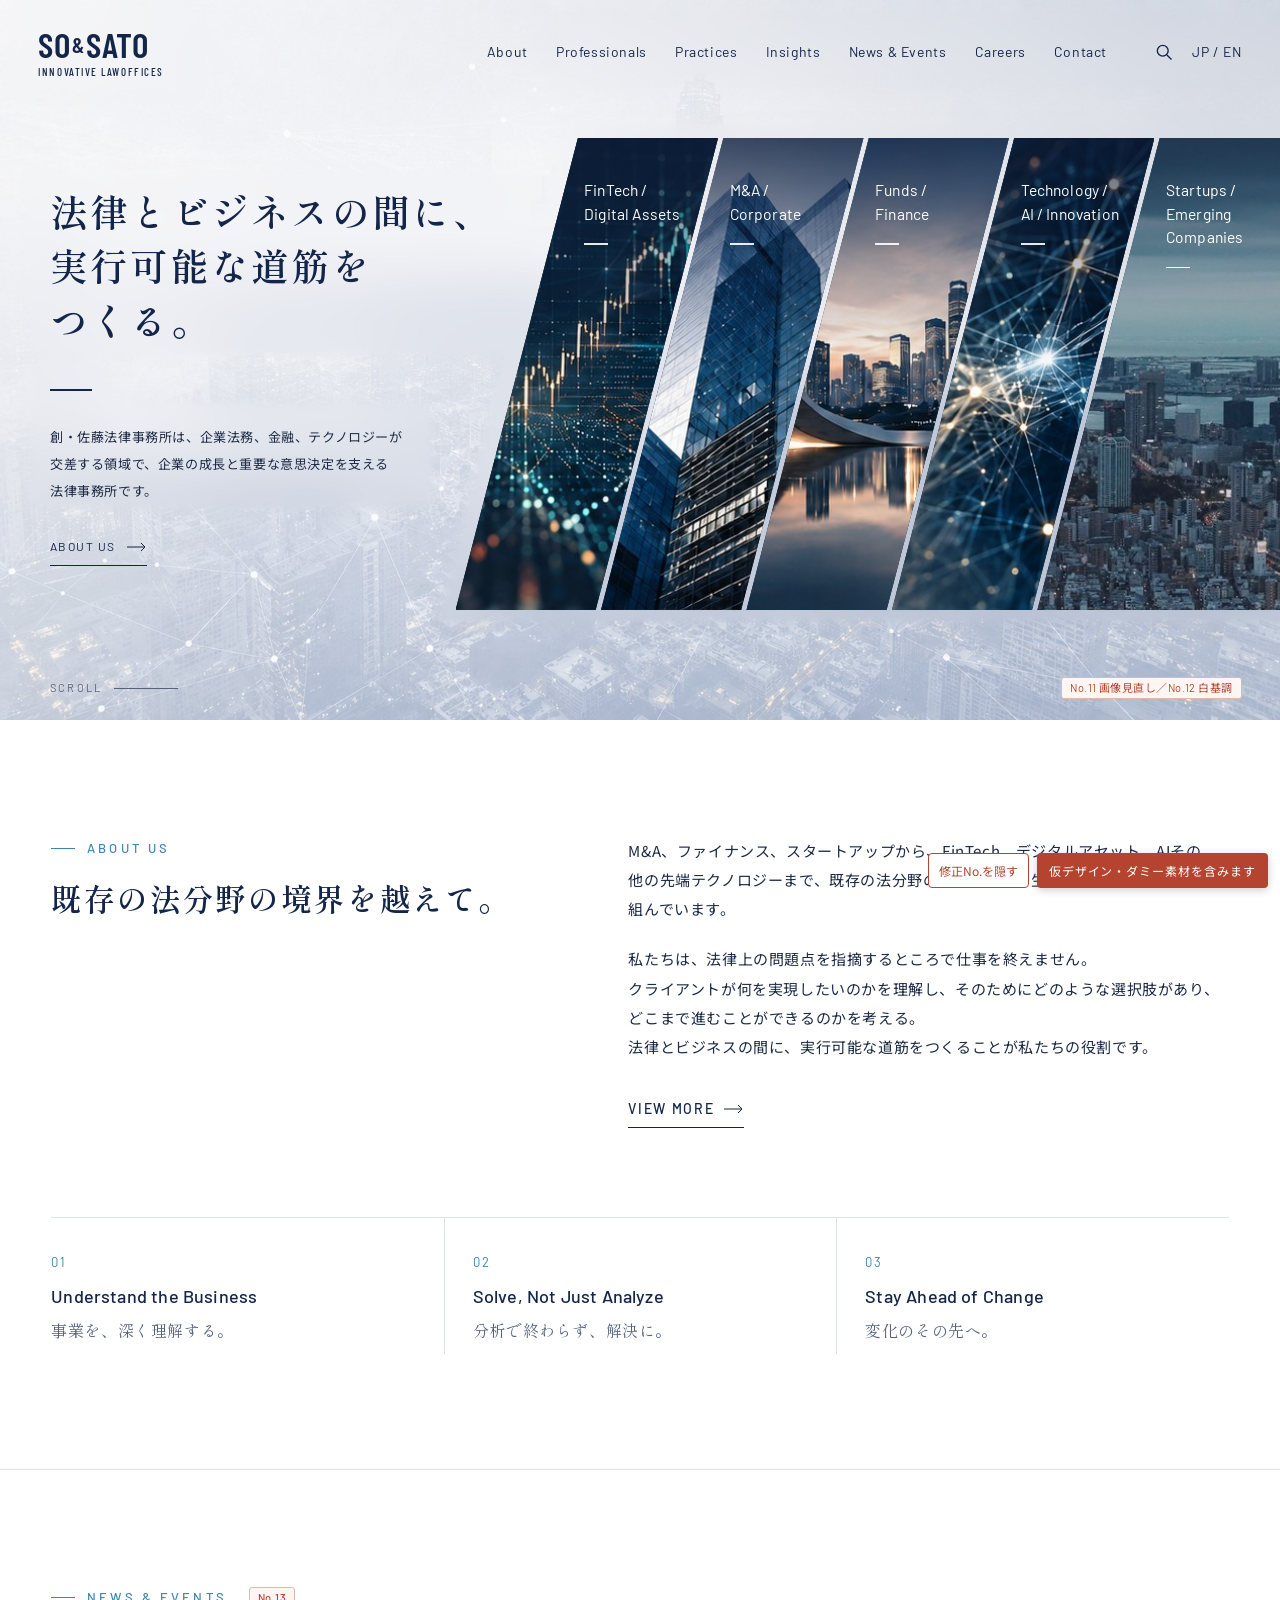
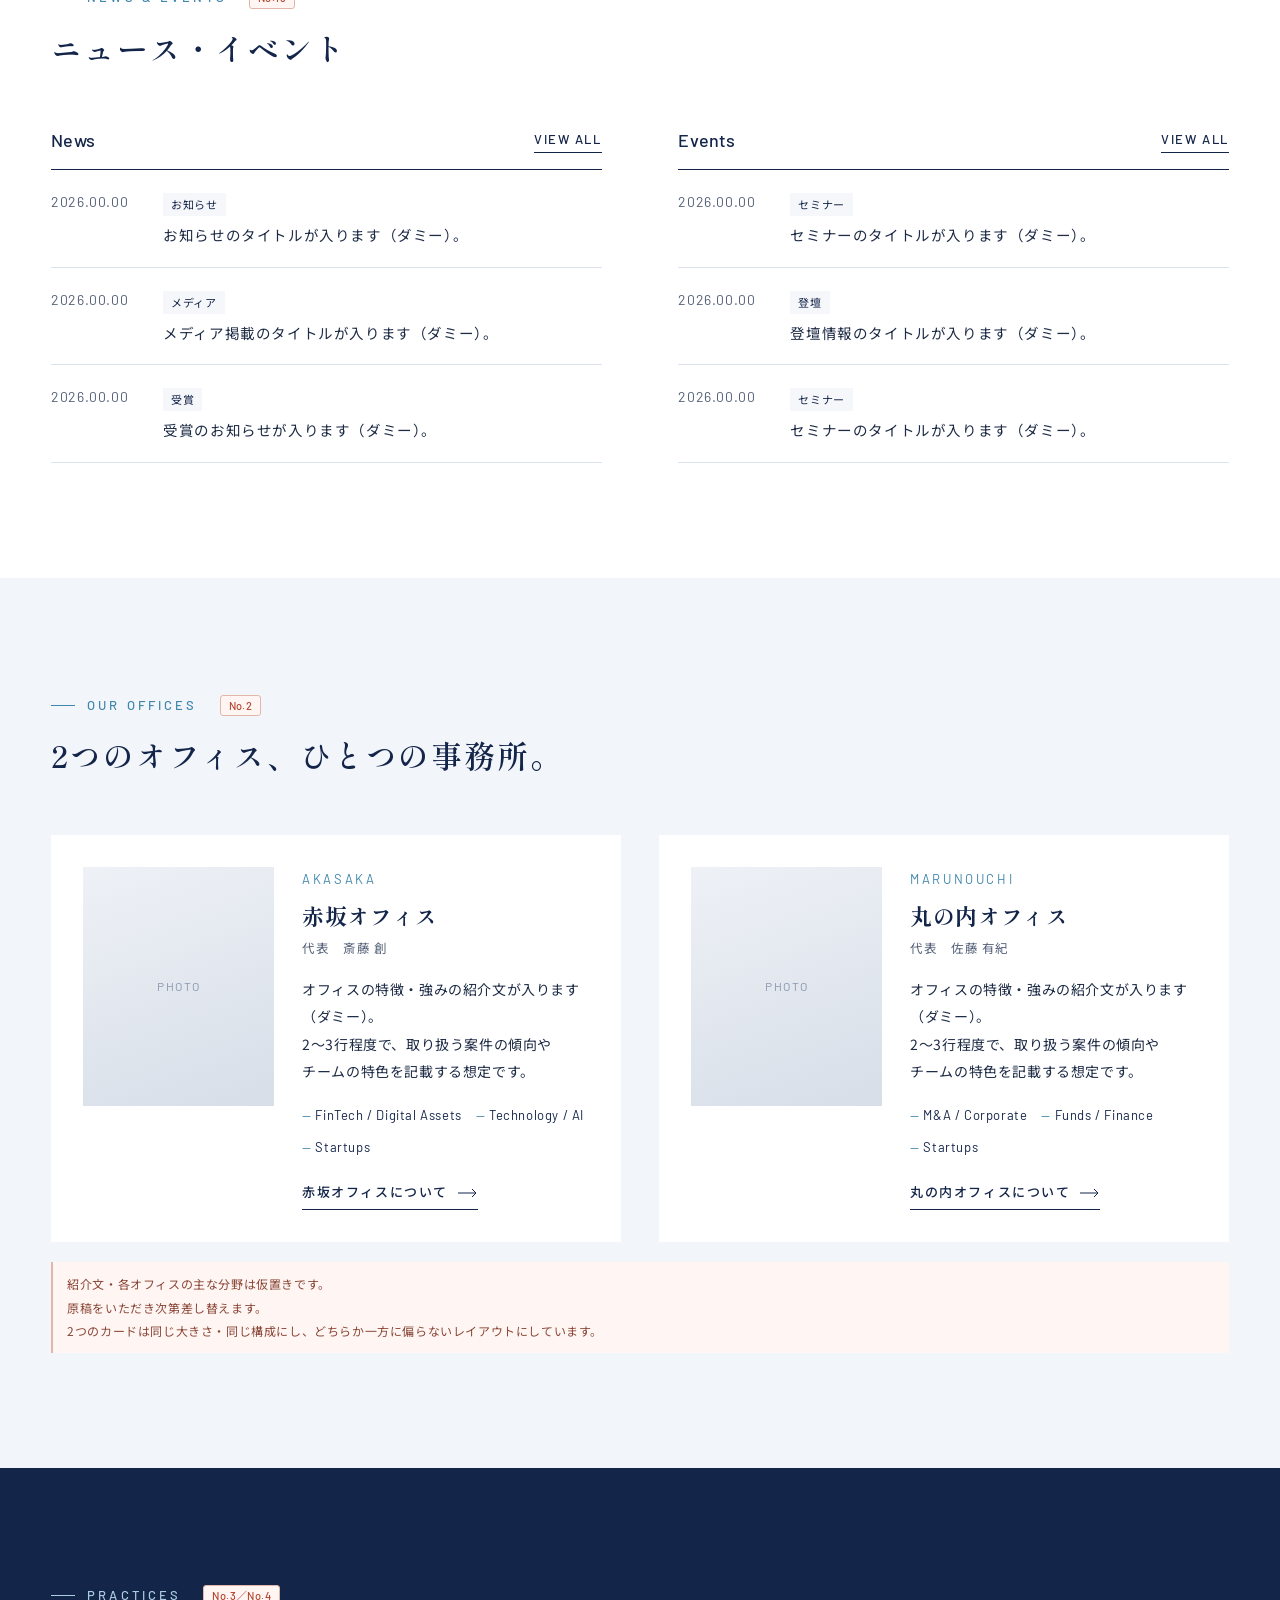
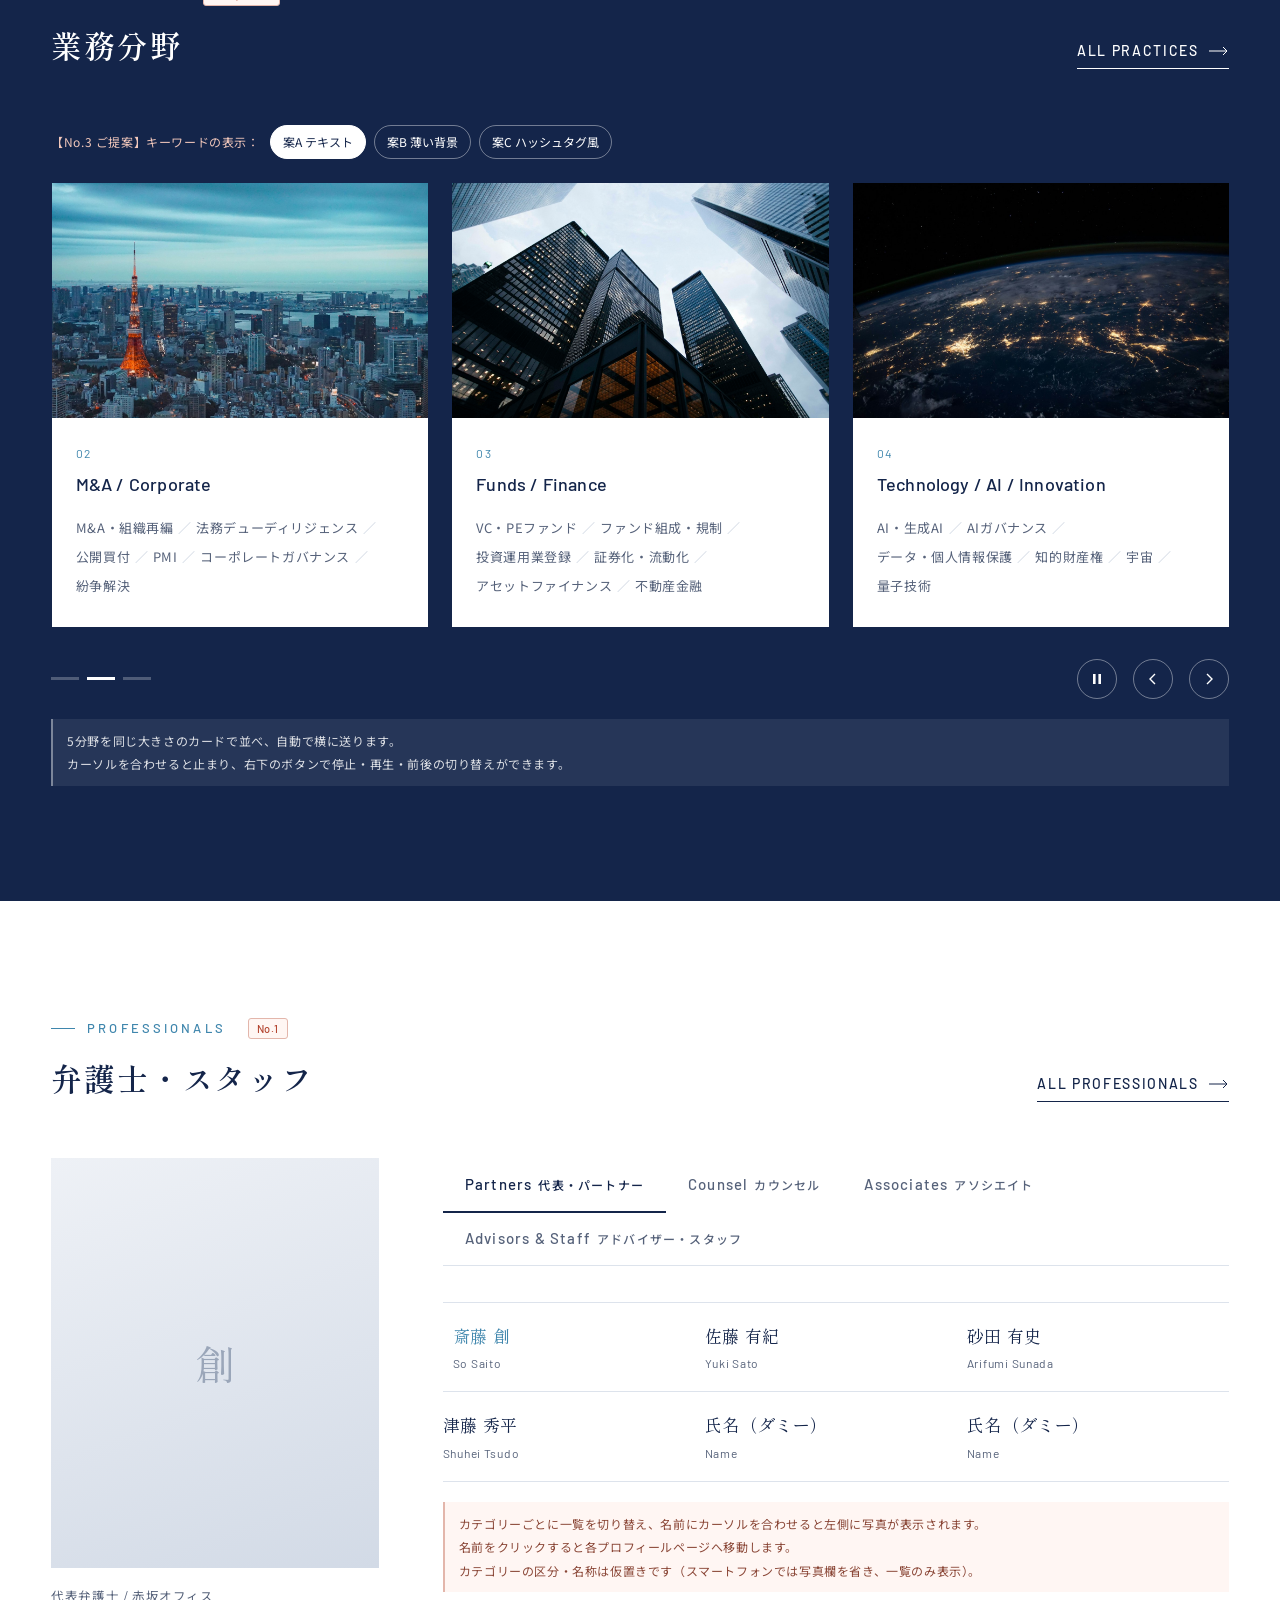
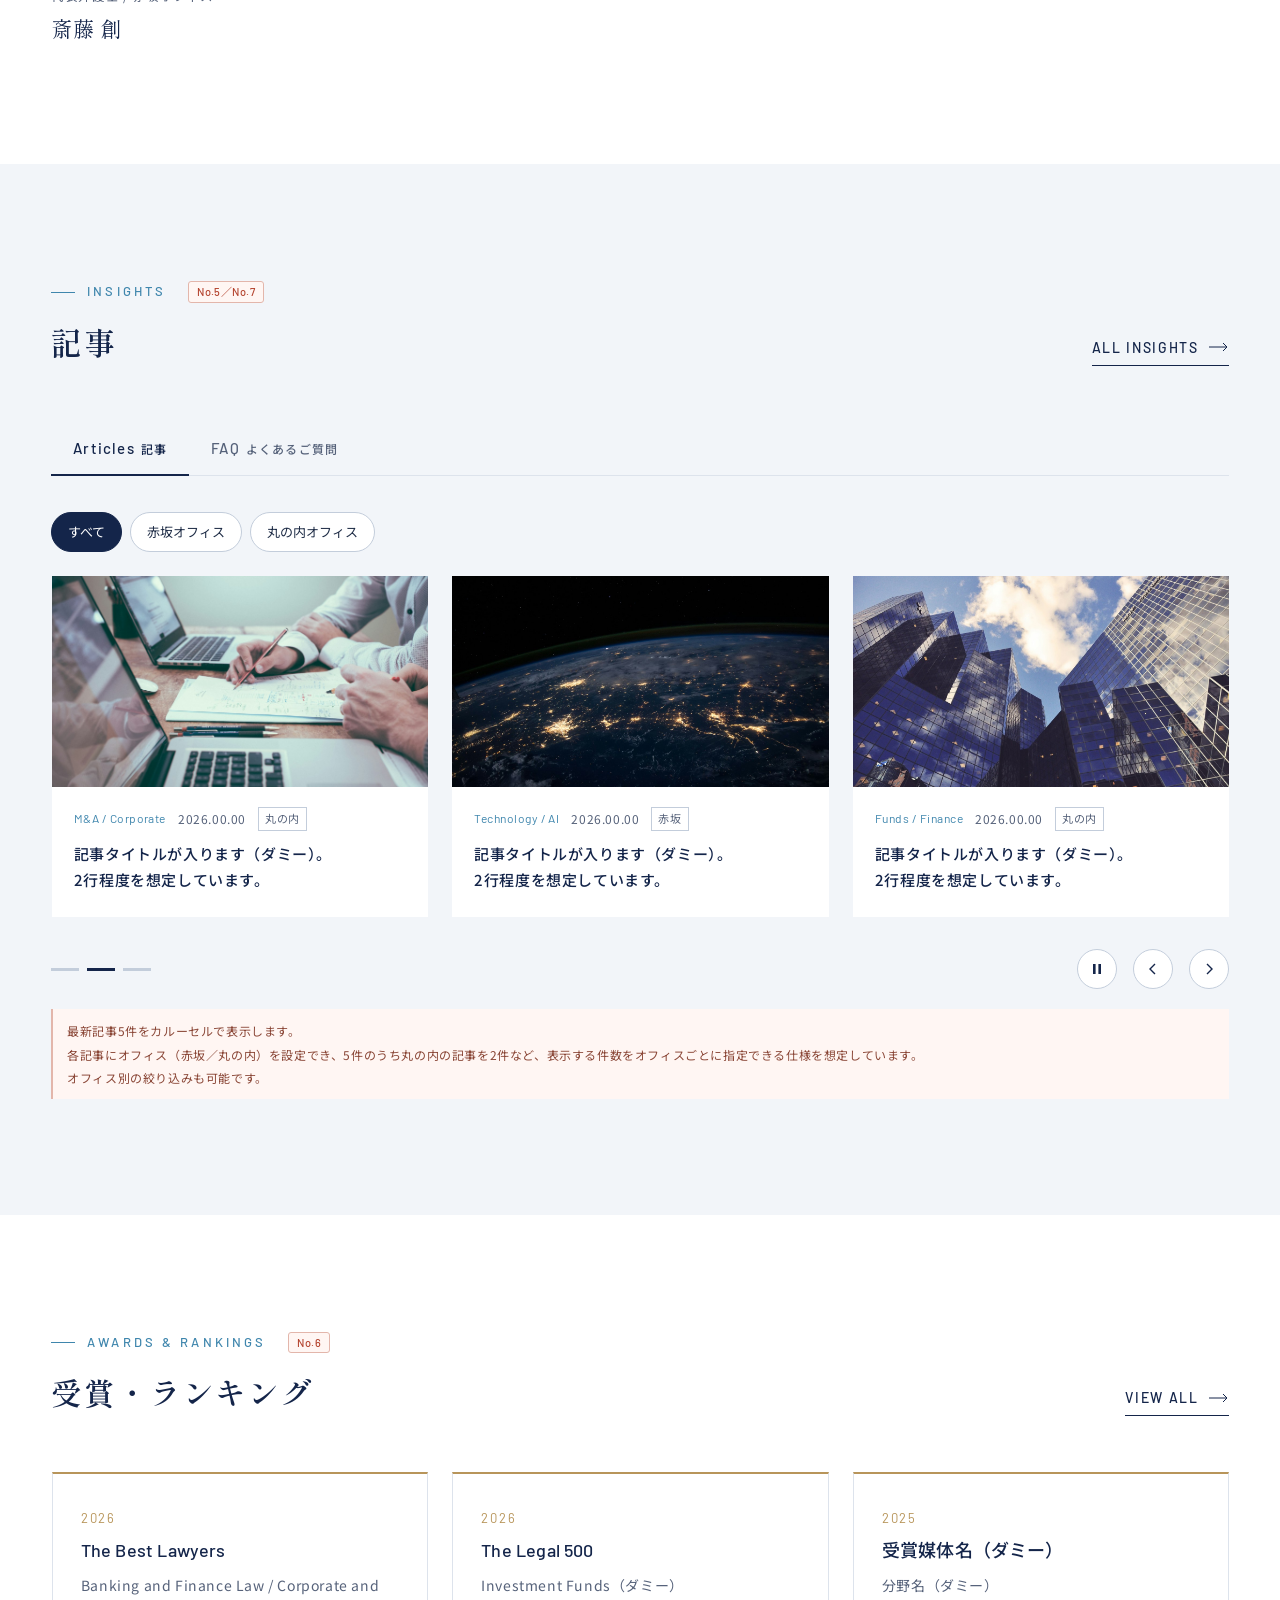
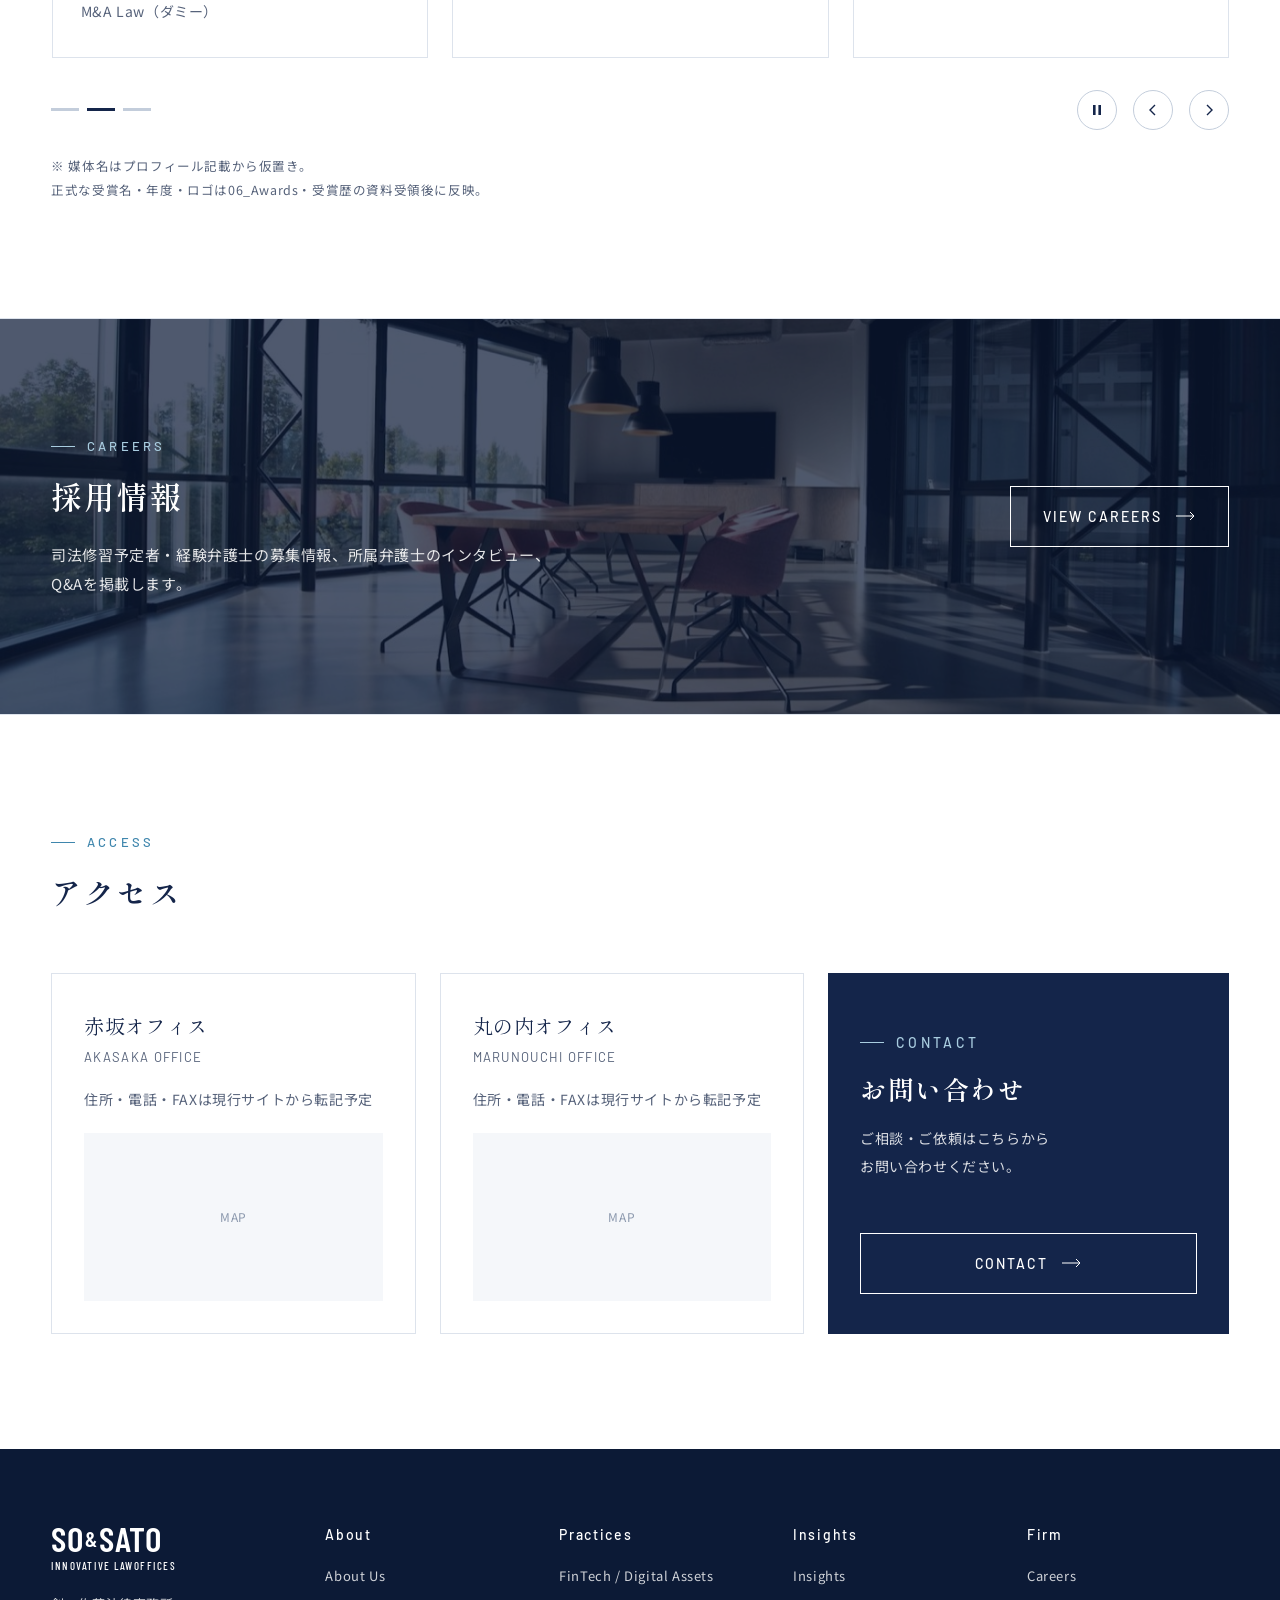
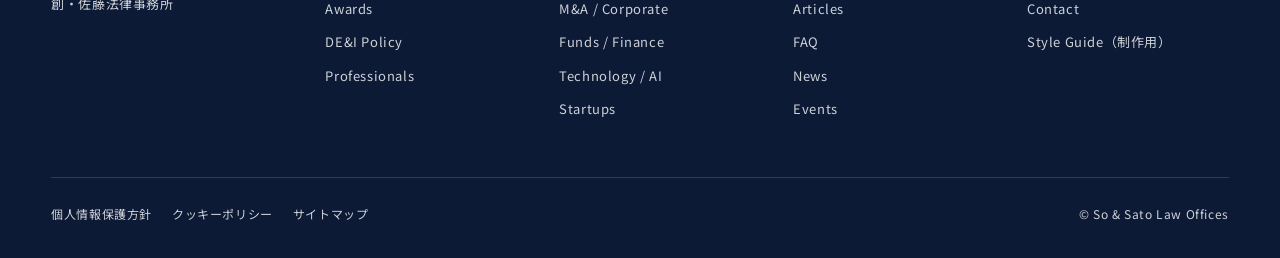
<file: index.html>
<!doctype html>
<html lang="ja">
<head>
<meta charset="utf-8">
<meta name="viewport" content="width=device-width, initial-scale=1">
<meta name="robots" content="noindex, nofollow">
<title>創・佐藤法律事務所｜仮トップページ</title>
<link rel="preconnect" href="https://fonts.googleapis.com">
<link rel="preconnect" href="https://fonts.gstatic.com" crossorigin>
<link href="https://fonts.googleapis.com/css2?family=Barlow+Condensed:wght@500;600&family=Barlow:wght@400;500&family=Noto+Sans+JP:wght@400;500;700&family=Shippori+Mincho:wght@500;600&display=swap" rel="stylesheet">
<link rel="stylesheet" href="assets/style.css?v=20261125">
<style>
/* ===== First View（白基調・Corporate寄りの画像へ：No.11 / No.12） ===== */
.fv {
  position: relative; overflow: hidden;
  aspect-ratio: 1672 / 941;
  background: #eef2f7 url(assets/bg-fv.jpg) center / cover no-repeat;
}
.fv-copy { position: absolute; z-index: 3; left: 3.9%; top: 25.5%; width: 37%; }
.fv-title { font-size: 2.95vw; }
.fv-rule { width: 3.3vw; height: 2px; background: var(--navy); margin: 3.2vw 0 2.6vw; }
.fv-lead { font-size: max(13px, 1.02vw); color: var(--ink); line-height: 2.05; max-width: 29vw; }
.fv-cta { display: inline-flex; align-items: center; gap: 12px; margin-top: 2.4vw; font-family: var(--en); font-size: max(12px, .85vw); letter-spacing: .12em; color: var(--navy); border-bottom: 1px solid var(--navy); padding-bottom: 6px; }
.panels { position: absolute; z-index: 2; left: 35.586%; top: 19.129%; width: 65.97%; height: 65.568%; }
.panel {
  position: absolute; top: 0; height: 100%; width: 31.097%;
  clip-path: polygon(46.647% 0, 100% 0, 53.353% 100%, 0 100%);
  background: var(--navy-deep) center / cover no-repeat;
  color: #fff; overflow: hidden; transition: filter .4s;
}
.panel:nth-child(1) { left: 0; }
.panel:nth-child(2) { left: 17.226%; }
.panel:nth-child(3) { left: 34.452%; }
.panel:nth-child(4) { left: 51.677%; }
.panel:nth-child(5) { left: 68.903%; clip-path: polygon(46.647% 0, 100% 0, 100% 100%, 0 100%); }
.panel::before { content: ""; position: absolute; inset: 0; background: linear-gradient(180deg, rgba(12,26,54,.7) 0%, rgba(12,26,54,.2) 30%, rgba(12,26,54,0) 50%); }
.panel:hover { filter: brightness(1.1); }
.panel-label { position: absolute; top: 8.6%; left: 49%; right: 2%; font-family: var(--en); font-size: 1.22vw; line-height: 1.5; letter-spacing: .01em; }
.panel-label::after { content: ""; display: block; width: 1.9vw; height: 1.5px; background: #fff; margin-top: 1.4vw; opacity: .9; }
.p-fintech  { background-image: url(assets/p-cap.jpg); }
.p-ma       { background-image: url(assets/p-ma.jpg); }
.p-funds    { background-image: url(assets/p-funds.jpg); }
.p-tech     { background-image: url(assets/p-tech.jpg); }
.p-startups { background-image: url(assets/fv-startups.jpg); }
.fv-scroll { position: absolute; z-index: 2; left: 3.9%; bottom: 3%; font-family: var(--en); font-size: 11px; letter-spacing: .2em; color: var(--ink-sub); display: flex; align-items: center; gap: 12px; }
.fv-scroll::after { content: ""; width: 64px; height: 1px; background: var(--ink-sub); }
.fv .rq { position: absolute; z-index: 4; right: 3vw; bottom: 3%; }

/* About（理念） */
.about-grid { display: grid; grid-template-columns: minmax(0, 5fr) minmax(0, 6fr); gap: clamp(40px, 6vw, 96px); }
.about-body p + p { margin-top: 1.4em; }
.approach { margin-top: clamp(56px, 7vw, 96px); display: grid; grid-template-columns: repeat(3, minmax(0, 1fr)); border-top: 1px solid var(--line); }
.approach li { padding: 32px 28px 8px 0; }
.approach li + li { padding-left: 28px; border-left: 1px solid var(--line); }
.approach-no { font-family: var(--en); font-size: var(--fs-sub); color: var(--accent); letter-spacing: .14em; }
.approach-en { margin-top: 8px; }
.approach-ja { font-family: var(--serif); font-size: 16px; margin-top: 6px; color: var(--ink-sub); }

/* News / Events（No.13：理念の直下へ移動） */
.ne-grid { display: grid; grid-template-columns: repeat(2, minmax(0, 1fr)); gap: clamp(40px, 6vw, 80px); }
.ne-col h3 { display: flex; justify-content: space-between; align-items: end; padding-bottom: 16px; border-bottom: 1px solid var(--navy); }
.ne-col h3 .more { font-size: 13px; }
.ne-item { display: grid; grid-template-columns: 96px minmax(0, 1fr); gap: 16px; padding: 18px 0; border-bottom: 1px solid var(--line); }
.ne-date { font-family: var(--en); font-size: 14px; color: var(--ink-sub); }
.ne-tag { display: inline-block; font-size: 11px; color: var(--navy); background: var(--tint); padding: 1px 8px; margin-bottom: 6px; }
.ne-text { font-size: 14.5px; line-height: 1.8; }

/* Offices（No.2：赤坂・丸の内を同じ比重で） */
.of-intro { display: grid; grid-template-columns: repeat(2, minmax(0, 1fr)); gap: clamp(24px, 3vw, 48px); }
.of-box { display: grid; grid-template-columns: minmax(0, 2fr) minmax(0, 3fr); gap: 28px; padding: 32px; border: 0; background: #fff; }
.of-box-photo { aspect-ratio: 4 / 5; background: linear-gradient(160deg, #eef1f6, #d7dee8); display: grid; place-items: center; font-family: var(--en); font-size: 12px; letter-spacing: .14em; color: #8b98ad; }
.of-box-en { font-family: var(--en); font-size: var(--fs-sub); letter-spacing: .2em; color: var(--accent); }
.of-box h3 { font-family: var(--serif); font-size: 22px; color: var(--navy); margin-top: 6px; line-height: 1.5; }
.of-box-rep { font-size: var(--fs-small); color: var(--ink-sub); margin-top: 4px; }
.of-box-body { font-size: 14px; margin-top: 16px; }
.of-box-fields { margin-top: 18px; display: flex; flex-wrap: wrap; gap: 6px 14px; }
.of-box-fields li { font-family: var(--en); font-size: 13px; color: var(--navy); }
.of-box-fields li::before { content: "— "; color: var(--accent); }
.of-box .more { margin-top: 20px; font-size: 13px; }

/* Practices（No.3 タグ／No.4 カルーセル） */
.pr-card { display: flex; flex-direction: column; border: 0; color: var(--ink); background: #fff; transition: border-color .3s, box-shadow .3s; }
.pr-card:hover { box-shadow: 0 14px 36px rgba(0,0,0,.25); }
.pr-thumb { aspect-ratio: 16 / 10; background: center / cover no-repeat; }
.pr-body { padding: 24px 24px 28px; display: flex; flex-direction: column; flex: 1; }
.pr-no { font-family: var(--en); font-size: 12px; letter-spacing: .14em; color: var(--accent); }
.pr-name { margin: 6px 0 18px; }
.pr-tags { margin-top: auto; display: flex; flex-wrap: wrap; }
/* 案A：テキストのみ（区切り線） */
[data-variant="a"] .pr-tags { gap: 4px 0; }
[data-variant="a"] .pr-tags li { font-size: 13px; color: var(--ink-sub); }
[data-variant="a"] .pr-tags li:not(:last-child)::after { content: "／"; margin: 0 .35em; color: var(--line-strong); }
/* 案B：薄い背景色のタグ */
[data-variant="b"] .pr-tags { gap: 6px; }
[data-variant="b"] .pr-tags li { font-size: 12px; line-height: 1.5; padding: 4px 10px; background: var(--tint); color: var(--ink); }
/* 案C：ハッシュ付きテキスト */
[data-variant="c"] .pr-tags { gap: 4px 14px; }
[data-variant="c"] .pr-tags li { font-size: 13px; color: var(--navy); }
[data-variant="c"] .pr-tags li::before { content: "#"; color: var(--accent); margin-right: 2px; }
.variant-bar { display: flex; flex-wrap: wrap; align-items: center; gap: 10px; margin-bottom: 24px; font-size: 12px; color: #f1c7bb; }
.variant-bar .chips button { font-size: 12px; padding: 4px 12px; }
.hide-rq .variant-bar > span { display: none; }

/* Professionals（No.1：カテゴリー一覧＋名前にカーソルで写真） */
.pf { display: grid; grid-template-columns: minmax(0, 1fr) minmax(0, 2.4fr); gap: clamp(32px, 5vw, 72px); align-items: start; }
.pf-preview { position: sticky; top: 100px; }
.pf-preview-photo { aspect-ratio: 4 / 5; background: linear-gradient(160deg, #eef1f6, #d2dae6); display: grid; place-items: center; font-family: var(--serif); font-size: 40px; color: #9aa6b9; transition: opacity .3s; }
.pf-preview-role { font-size: var(--fs-small); color: var(--ink-sub); margin-top: 16px; }
.pf-preview-name { font-family: var(--serif); font-size: 21px; color: var(--navy); }
.pf-names { display: grid; grid-template-columns: repeat(3, minmax(0, 1fr)); border-top: 1px solid var(--line); }
.pf-names li { border-bottom: 1px solid var(--line); }
.pf-names a { display: flex; flex-direction: column; padding: 16px 12px 16px 0; transition: color .2s, padding .3s; }
.pf-names a .n { font-family: var(--serif); font-size: 17px; color: var(--navy); }
.pf-names a .e { font-family: var(--en); font-size: 12px; color: var(--ink-sub); letter-spacing: .06em; }
.pf-names a.is-on, .pf-names a:hover { padding-left: 10px; }
.pf-names a.is-on .n { color: var(--accent); }
.pf-cat-foot { margin-top: 24px; display: flex; justify-content: flex-end; }

/* Insights（No.5 最新記事／No.7 記事とFAQを分ける） */
.in-card { display: block; border: 0; background: #fff; transition: box-shadow .3s, transform .3s; }
.in-card:hover { transform: translateY(-3px); box-shadow: 0 12px 32px rgba(20,37,74,.08); }
.in-img { aspect-ratio: 16 / 9; background: center / cover no-repeat; }
.in-body { padding: 20px 22px 24px; }
.in-meta { display: flex; flex-wrap: wrap; align-items: center; gap: 4px 12px; font-size: 12px; color: var(--ink-sub); }
.in-cat { font-family: var(--en); color: var(--accent); letter-spacing: .04em; }
.in-office { font-size: 11px; padding: 0 6px; border: 1px solid var(--line-strong); }
.in-title { font-size: 15px; font-weight: 500; color: var(--navy); margin-top: 10px; line-height: 1.75; }
.in-filter { margin-bottom: 24px; }
.faq-list { border-top: 1px solid var(--line); }
.faq-list details { border-bottom: 1px solid var(--line); }
.faq-list summary { list-style: none; cursor: pointer; display: grid; grid-template-columns: 32px minmax(0, 1fr) 24px; gap: 12px; padding: 22px 0; align-items: start; }
.faq-list summary::-webkit-details-marker { display: none; }
.faq-q { font-family: var(--en); font-size: 18px; color: var(--accent); line-height: 1.5; }
.faq-t { font-weight: 500; color: var(--navy); }
.faq-i { font-size: 20px; line-height: 1.3; color: var(--ink-sub); transition: transform .3s; text-align: center; }
details[open] .faq-i { transform: rotate(45deg); }
.faq-a { padding: 0 36px 24px 44px; color: var(--ink-sub); font-size: 14px; }
.faq-foot { margin-top: 32px; display: flex; flex-wrap: wrap; gap: 16px; align-items: center; justify-content: space-between; }

/* Awards（No.6） */
.aw-card { padding: 32px 28px; border: 1px solid var(--line); border-top: 2px solid var(--gold); background: #fff; }
.aw-year { font-family: var(--en); font-size: 13px; color: var(--gold); letter-spacing: .14em; }
.aw-org { margin-top: 6px; }
.aw-desc { font-size: 14px; color: var(--ink-sub); margin-top: 10px; line-height: 1.85; }

/* Careers */
.careers { position: relative; color: #fff; background: var(--navy-deep); overflow: hidden; }
.careers::before { content: ""; position: absolute; inset: 0; background: url(assets/img-office.jpg) center 55% / cover no-repeat; opacity: .28; }
.careers .wrap { position: relative; display: grid; grid-template-columns: minmax(0, 1fr) auto; align-items: center; gap: 40px; }
.careers .eyebrow { color: #a9cde0; }
.careers .sec-title { color: #fff; }
.careers p.lead { margin-top: 20px; max-width: 36em; color: rgba(255,255,255,.88); }

/* Access / Contact */
.of-grid { display: grid; grid-template-columns: repeat(2, minmax(0, 1fr)) minmax(0, 1.1fr); gap: 24px; }
.of-card { border: 1px solid var(--line); padding: 32px; }
.of-name { font-family: var(--serif); font-size: 20px; color: var(--navy); }
.of-en { font-family: var(--en); font-size: 13px; color: var(--ink-sub); letter-spacing: .1em; }
.of-addr { font-size: 14px; margin-top: 16px; color: var(--ink-sub); }
.of-map { aspect-ratio: 16 / 9; margin-top: 20px; background: var(--tint); display: grid; place-items: center; font-size: 12px; color: #8b98ad; }
.contact-card { background: var(--navy); color: #fff; padding: 40px 32px; display: flex; flex-direction: column; justify-content: space-between; gap: 32px; }
.contact-card .eyebrow { color: #a9cde0; }
.contact-card .sec-title { color: #fff; font-size: 26px; }
.contact-card p { font-size: 14px; color: rgba(255,255,255,.85); margin-top: 16px; }

@media (max-width: 1180px) {
  .of-grid { grid-template-columns: repeat(2, minmax(0, 1fr)); }
  .contact-card { grid-column: 1 / -1; }
  .of-intro { grid-template-columns: minmax(0, 1fr); }
  .pf-names { grid-template-columns: repeat(2, minmax(0, 1fr)); }
}
@media (max-width: 1080px) {
  .fv { aspect-ratio: auto; background-position: 20% 100%; padding: 130px var(--gutter) 64px; display: grid; gap: 48px; }
  .fv-copy { position: relative; left: auto; top: auto; width: auto; }
  .fv-title { font-size: clamp(26px, 4.4vw, 40px); line-height: 1.6; }
  .fv-rule { width: 52px; margin: 32px 0 24px; }
  .fv-lead { font-size: 15px; max-width: 34em; }
  .fv-cta { font-size: 13px; margin-top: 32px; }
  .panels { position: relative; left: auto; top: auto; height: auto; width: 100%; aspect-ratio: 1103 / 617; }
  .panel-label { font-size: clamp(11px, 1.9vw, 18px); }
  .panel-label::after { width: 24px; margin-top: 12px; }
  .fv-scroll { display: none; }
  .fv .rq { position: static; justify-self: start; }
  .about-grid { grid-template-columns: minmax(0, 1fr); }
  .ne-grid { grid-template-columns: minmax(0, 1fr); }
  .careers .wrap { grid-template-columns: minmax(0, 1fr); }
  .carousel { --per: 2 !important; }
  .pf { grid-template-columns: minmax(0, 1fr); }
  .pf-preview { display: none; }
}
@media (max-width: 640px) {
  .fv { padding-top: 110px; }
  .panels { width: auto; margin: 0 calc(var(--gutter) * -1); aspect-ratio: auto; display: grid; gap: 4px; }
  .panel { position: relative; left: auto !important; width: auto; height: 92px; clip-path: none !important; background-size: cover; background-position: 50% 50%; }
  .panel::before { background: linear-gradient(90deg, rgba(12,26,54,.85) 0%, rgba(12,26,54,.25) 75%); }
  .panel-label { top: 50%; left: var(--gutter); right: auto; transform: translateY(-50%); font-size: 16px; }
  .panel-label::after { display: none; }
  .approach { grid-template-columns: minmax(0, 1fr); }
  .approach li, .approach li + li { padding: 24px 0; border-left: 0; border-bottom: 1px solid var(--line); }
  .ne-item { grid-template-columns: minmax(0, 1fr); gap: 4px; }
  .of-box { grid-template-columns: minmax(0, 1fr); padding: 24px; }
  .of-box-photo { aspect-ratio: 16 / 10; }
  .pf-names { grid-template-columns: minmax(0, 1fr); }
  .of-grid { grid-template-columns: minmax(0, 1fr); }
  .faq-a { padding: 0 0 24px 44px; }
}
</style>
</head>
<body>

<div class="draft"><button type="button" data-rq-toggle>修<span class="nw">正N</span>o<span class="nw">.を</span><wbr>隠す</button><span>仮デザイン・ダミー素材を<wbr>含みます</span></div>

<!-- ============ Header ============ -->
<header class="header">
  <a href="index.html" class="logo" aria-label="創・佐藤法律事務所">
    <span class="logo-main">SO<small>&amp;</small>SATO</span>
    <span class="logo-sub">INNOVATIVE LAWOFFICES</span>
  </a>
  <nav class="gnav" aria-label="グローバルナビゲーション">
    <div class="gnav gnav-links">
      <a href="#about">About</a>
      <a href="#professionals">Professionals</a>
      <a href="#practices">Practices</a>
      <a href="insights.html">Insights</a>
      <a href="#news">News &amp; Events</a>
      <a href="#careers">Careers</a>
      <a href="contact.html">Contact</a>
    </div>
    <div class="gnav-tools">
      <a href="#" class="icon-btn" aria-label="サイト内検索">
        <svg viewBox="0 0 24 24" width="20" height="20" fill="none" stroke="currentColor" stroke-width="1.6"><circle cx="10.5" cy="10.5" r="6.5"/><path d="M15.5 15.5 21 21"/></svg>
      </a>
      <a href="#" class="lang">JP / EN</a>
      <button class="menu-btn" aria-label="メニュー"><span></span><span></span><span></span></button>
    </div>
  </nav>
</header>

<!-- ============ First View ============ -->
<section class="fv" aria-label="ファーストビュー">
  <div class="fv-copy">
    <h1 class="fv-title t-h1"><span class="ib">法律と<wbr>ビジネスの<wbr>間に、</span><span class="ib">実行可能な<wbr>道筋を</span><span class="ib">つくる。</span></h1>
    <div class="fv-rule"></div>
    <p class="fv-lead">創・佐藤法律事務所は、<wbr>企業法務、<wbr>金融、<wbr>テクノロジーが<wbr>交差する<wbr>領域で、<wbr>企業の<wbr>成長と<wbr>重要な意思決定を<wbr>支える<wbr>法律事務所です。</p>
    <a href="#about" class="fv-cta">ABOUT US
      <svg width="20" height="10" viewBox="0 0 20 10" fill="none" stroke="currentColor"><path d="M0 5h18M14 1l4 4-4 4"/></svg>
    </a>
  </div>

  <div class="panels" role="list" aria-label="業務分野">
    <a href="#practices" class="panel p-fintech" role="listitem"><span class="panel-label">FinTech /<br>Digital Assets</span></a>
    <a href="#practices" class="panel p-ma" role="listitem"><span class="panel-label">M&amp;A /<br>Corporate</span></a>
    <a href="#practices" class="panel p-funds" role="listitem"><span class="panel-label">Funds /<br>Finance</span></a>
    <a href="#practices" class="panel p-tech" role="listitem"><span class="panel-label">Technology /<br>AI / Innovation</span></a>
    <a href="#practices" class="panel p-startups" role="listitem"><span class="panel-label">Startups /<br>Emerging Companies</span></a>
  </div>

  <div class="fv-scroll">SCROLL</div>
  <span class="rq">No.11 画像見直し／No.12 白基調</span>
</section>

<!-- ============ About（理念） ============ -->
<section class="sec" id="about">
  <div class="wrap">
    <div class="about-grid">
      <div>
        <p class="eyebrow">About Us</p>
        <h2 class="sec-title"><span class="ib">既存の<wbr>法分野の</span><span class="ib">境界を<wbr>越えて。</span></h2>
      </div>
      <div class="about-body">
        <p>M&amp;A、<wbr>ファイナンス、<wbr>スタートアップから、<wbr>FinTech、<wbr>デジタルアセット、<wbr>AI<wbr>その<wbr>他の<wbr>先端テクノロジーまで、<wbr>既存の<wbr>法分野の<wbr>境界を<wbr>越えて<wbr>生じる<wbr>課題に<wbr>取り<wbr>組んでいます。</p>
        <p>私たちは、<wbr>法律上の<wbr>問題点を<wbr>指摘する<wbr>ところで<wbr>仕事を<wbr>終えません。<br />クライアントが<wbr>何を<wbr>実現したいのかを<wbr>理解し、<wbr>その<wbr>ために<wbr>どのような<wbr>選択肢が<wbr>あり、<wbr>どこまで<wbr>進むことができるのかを<wbr>考える。<br />法律と<wbr>ビジネスの<wbr>間に、<wbr>実行可能な<wbr>道筋を<wbr>つくる<wbr>ことが<wbr>私たちの<wbr>役割です。</p>
        <p style="margin-top:32px"><a href="#" class="more">VIEW MORE
          <svg width="20" height="10" viewBox="0 0 20 10" fill="none" stroke="currentColor"><path d="M0 5h18M14 1l4 4-4 4"/></svg></a></p>
      </div>
    </div>
    <ul class="approach">
      <li><p class="approach-no">01</p><p class="approach-en t-h3">Understand the Business</p><p class="approach-ja">事業を、<wbr>深く<wbr>理解する。</p></li>
      <li><p class="approach-no">02</p><p class="approach-en t-h3">Solve, Not Just Analyze</p><p class="approach-ja">分析で<wbr>終わらず、<wbr>解決に。</p></li>
      <li><p class="approach-no">03</p><p class="approach-en t-h3">Stay Ahead of Change</p><p class="approach-ja">変化の<wbr>その<wbr>先へ。</p></li>
    </ul>
  </div>
</section>

<!-- ============ News / Events（No.13：理念の下へ移動） ============ -->
<section class="sec" id="news">
  <div class="wrap">
    <div class="sec-head">
      <div>
        <p class="eyebrow">News &amp; Events<span class="rq">No.13</span></p>
        <h2 class="sec-title">ニュース・イベント</h2>
      </div>
    </div>
    <div class="ne-grid">
      <div class="ne-col">
        <h3 class="t-h3">News <a href="#" class="more">VIEW ALL</a></h3>
        <ul>
          <li class="ne-item"><span class="ne-date">2026.00.00</span><div><span class="ne-tag">お知らせ</span><p class="ne-text">お知らせの<wbr>タイトルが<wbr>入ります<wbr>（ダミー）。</p></div></li>
          <li class="ne-item"><span class="ne-date">2026.00.00</span><div><span class="ne-tag">メディア</span><p class="ne-text">メディア掲載の<wbr>タイトルが<wbr>入ります<wbr>（ダミー）。</p></div></li>
          <li class="ne-item"><span class="ne-date">2026.00.00</span><div><span class="ne-tag">受賞</span><p class="ne-text">受賞の<wbr>お知らせが<wbr>入ります<wbr>（ダミー）。</p></div></li>
        </ul>
      </div>
      <div class="ne-col">
        <h3 class="t-h3">Events <a href="#" class="more">VIEW ALL</a></h3>
        <ul>
          <li class="ne-item"><span class="ne-date">2026.00.00</span><div><span class="ne-tag">セミナー</span><p class="ne-text">セミナーの<wbr>タイトルが<wbr>入ります<wbr>（ダミー）。</p></div></li>
          <li class="ne-item"><span class="ne-date">2026.00.00</span><div><span class="ne-tag">登壇</span><p class="ne-text">登壇情報の<wbr>タイトルが<wbr>入ります<wbr>（ダミー）。</p></div></li>
          <li class="ne-item"><span class="ne-date">2026.00.00</span><div><span class="ne-tag">セミナー</span><p class="ne-text">セミナーの<wbr>タイトルが<wbr>入ります<wbr>（ダミー）。</p></div></li>
        </ul>
      </div>
    </div>
  </div>
</section>

<!-- ============ Offices（No.2：赤坂・丸の内の紹介） ============ -->
<section class="sec is-tint" id="offices">
  <div class="wrap">
    <div class="sec-head">
      <div>
        <p class="eyebrow">Our Offices<span class="rq">No.2</span></p>
        <h2 class="sec-title"><span class="ib"><span class="nw">2つ</span>の<wbr>オフィス、</span><span class="ib">ひとつの<wbr>事務所。</span></h2>
      </div>
    </div>
    <div class="of-intro">
      <article class="of-box">
        <div class="of-box-photo">PHOTO</div>
        <div>
          <p class="of-box-en">AKASAKA</p>
          <h3>赤坂オフィス</h3>
          <p class="of-box-rep">代表　斎藤 創</p>
          <p class="of-box-body">オフィスの<wbr>特徴・強みの<wbr>紹介文が<wbr>入ります<wbr>（ダミー）。<br />2〜<span class="nw">3行</span>程度で、<wbr>取り扱う<wbr>案件の<wbr>傾向や<wbr>チームの<wbr>特色を<wbr>記載する<wbr>想定です。</p>
          <ul class="of-box-fields"><li>FinTech / Digital Assets</li><li>Technology / AI</li><li>Startups</li></ul>
          <a href="#" class="more">赤坂オフィスに<wbr>ついて
            <svg width="20" height="10" viewBox="0 0 20 10" fill="none" stroke="currentColor"><path d="M0 5h18M14 1l4 4-4 4"/></svg></a>
        </div>
      </article>
      <article class="of-box">
        <div class="of-box-photo">PHOTO</div>
        <div>
          <p class="of-box-en">MARUNOUCHI</p>
          <h3>丸の<wbr>内オフィス</h3>
          <p class="of-box-rep">代表　佐藤 有紀</p>
          <p class="of-box-body">オフィスの<wbr>特徴・強みの<wbr>紹介文が<wbr>入ります<wbr>（ダミー）。<br />2〜<span class="nw">3行</span>程度で、<wbr>取り扱う<wbr>案件の<wbr>傾向や<wbr>チームの<wbr>特色を<wbr>記載する<wbr>想定です。</p>
          <ul class="of-box-fields"><li>M&amp;A / Corporate</li><li>Funds / Finance</li><li>Startups</li></ul>
          <a href="#" class="more">丸の<wbr>内オフィスに<wbr>ついて
            <svg width="20" height="10" viewBox="0 0 20 10" fill="none" stroke="currentColor"><path d="M0 5h18M14 1l4 4-4 4"/></svg></a>
        </div>
      </article>
    </div>
    <p class="rq-note">紹介文・各オフィスの<wbr>主な<wbr>分野は<wbr>仮置きです。<br />原稿を<wbr>いただき次第差し替えます。<br /><span class="nw">2つ</span>の<wbr>カードは<wbr>同じ<wbr>大きさ・<wbr>同じ<wbr>構成にし、<wbr>どちらか<wbr>一方に<wbr>偏らない<wbr>レイアウトに<wbr>しています。</p>
  </div>
</section>

<!-- ============ Practices（No.3 / No.4） ============ -->
<section class="sec is-navy" id="practices">
  <div class="wrap">
    <div class="sec-head">
      <div>
        <p class="eyebrow">Practices<span class="rq">No.3／No.4</span></p>
        <h2 class="sec-title">業務分野</h2>
      </div>
      <a href="#" class="more">ALL PRACTICES
        <svg width="20" height="10" viewBox="0 0 20 10" fill="none" stroke="currentColor"><path d="M0 5h18M14 1l4 4-4 4"/></svg></a>
    </div>
    <div class="variant-bar"><span>【No.3 ご提案】キーワードの<wbr>表示：</span>
      <div class="chips" data-variants="#pr-carousel">
        <button type="button" data-value="a" aria-pressed="true"><span class="nw">案A</span> テキスト</button>
        <button type="button" data-value="b" aria-pressed="false"><span class="nw">案B</span> 薄い<wbr>背景</button>
        <button type="button" data-value="c" aria-pressed="false"><span class="nw">案C</span> ハッシュタグ風</button>
      </div>
    </div>
    <div class="carousel" id="pr-carousel" data-carousel data-variant="a" data-interval="5000" style="--per:3">
      <div class="cr-track">
        <a href="#" class="pr-card">
          <div class="pr-thumb" style="background-image:url(assets/sample-article-fintech.jpg)"></div>
          <div class="pr-body">
            <p class="pr-no">01</p>
            <h3 class="pr-name t-h3">FinTech / Digital Assets</h3>
            <ul class="pr-tags"><li>暗号資産</li><li>ステーブルコイン</li><li>STO</li><li>DeFi</li><li>決済・資金移動</li><li>許認可・登録取得支援</li></ul>
          </div>
        </a>
        <a href="#" class="pr-card">
          <div class="pr-thumb" style="background-image:url(assets/img-tokyo.jpg)"></div>
          <div class="pr-body">
            <p class="pr-no">02</p>
            <h3 class="pr-name t-h3">M&amp;A / Corporate</h3>
            <ul class="pr-tags"><li>M&amp;<span class="nw">A・</span>組織再編</li><li>法務デューディリジェンス</li><li>公開買付</li><li>PMI</li><li>コーポレートガバナンス</li><li>紛争解決</li></ul>
          </div>
        </a>
        <a href="#" class="pr-card">
          <div class="pr-thumb" style="background-image:url(assets/img-towers.jpg)"></div>
          <div class="pr-body">
            <p class="pr-no">03</p>
            <h3 class="pr-name t-h3">Funds / Finance</h3>
            <ul class="pr-tags"><li>V<span class="nw">C・P</span><span class="nw">Eフ</span>ァンド</li><li>ファンド組成・規制</li><li>投資運用業登録</li><li>証券化・流動化</li><li>アセットファイナンス</li><li>不動産金融</li></ul>
          </div>
        </a>
        <a href="#" class="pr-card">
          <div class="pr-thumb" style="background-image:url(assets/img-tech.jpg)"></div>
          <div class="pr-body">
            <p class="pr-no">04</p>
            <h3 class="pr-name t-h3">Technology / AI / Innovation</h3>
            <ul class="pr-tags"><li>A<span class="nw">I・</span>生<span class="nw">成A</span>I</li><li>A<span class="nw">Iガ</span>バナンス</li><li>データ・個人情報保護</li><li>知的財産権</li><li>宇宙</li><li>量子技術</li></ul>
          </div>
        </a>
        <a href="#" class="pr-card">
          <div class="pr-thumb" style="background-image:url(assets/img-signing.jpg)"></div>
          <div class="pr-body">
            <p class="pr-no">05</p>
            <h3 class="pr-name t-h3">Startups / Emerging Companies</h3>
            <ul class="pr-tags"><li>資金調達</li><li>投資契約・株主間契約</li><li>ストックオプション設計</li><li>事業提携<span class="nw">・J</span>V</li><li>上場準備</li><li>Exit</li></ul>
          </div>
        </a>
      </div>
    </div>
    <p class="rq-note"><span class="nw">5分</span>野を<wbr>同じ<wbr>大きさの<wbr>カードで<wbr>並べ、<wbr>自動で<wbr>横に<wbr>送ります。<br />カーソルを<wbr>合わせると<wbr>止まり、<wbr>右下の<wbr>ボタンで<wbr>停止・再生・前後の<wbr>切り替えが<wbr>できます。</p>
  </div>
</section>

<!-- ============ Professionals（No.1） ============ -->
<section class="sec" id="professionals">
  <div class="wrap">
    <div class="sec-head">
      <div>
        <p class="eyebrow">Professionals<span class="rq">No.1</span></p>
        <h2 class="sec-title">弁護士・スタッフ</h2>
      </div>
      <a href="#" class="more">ALL PROFESSIONALS
        <svg width="20" height="10" viewBox="0 0 20 10" fill="none" stroke="currentColor"><path d="M0 5h18M14 1l4 4-4 4"/></svg></a>
    </div>
    <div class="pf" data-pf>
      <div class="pf-preview" aria-hidden="true">
        <div class="pf-preview-photo">創</div>
        <p class="pf-preview-role">代表弁護士 / 赤坂オフィス</p>
        <p class="pf-preview-name">斎藤 創</p>
      </div>
      <div>
        <div class="tabs" role="tablist" data-tabs>
          <button type="button" role="tab" aria-selected="true" aria-controls="pf-1">Partners<span>代表・パートナー</span></button>
          <button type="button" role="tab" aria-selected="false" aria-controls="pf-2">Counsel<span>カウンセル</span></button>
          <button type="button" role="tab" aria-selected="false" aria-controls="pf-3">Associates<span>アソシエイト</span></button>
          <button type="button" role="tab" aria-selected="false" aria-controls="pf-4">Advisors &amp; Staff<span>アドバイザー・スタッフ</span></button>
        </div>
        <div id="pf-1" role="tabpanel">
          <ul class="pf-names">
            <li><a href="#" class="is-on" data-initial="創" data-name="斎藤 創" data-role="代表弁護士 / 赤坂オフィス"><span class="n">斎藤 創</span><span class="e">So Saito</span></a></li>
            <li><a href="#" data-initial="佐" data-name="佐藤 有紀" data-role="代表弁護士 / 丸の内オフィス"><span class="n">佐藤 有紀</span><span class="e">Yuki Sato</span></a></li>
            <li><a href="#" data-initial="砂" data-name="砂田 有史" data-role="パートナー"><span class="n">砂田 有史</span><span class="e">Arifumi Sunada</span></a></li>
            <li><a href="#" data-initial="津" data-name="津藤 秀平" data-role="パートナー"><span class="n">津藤 秀平</span><span class="e">Shuhei Tsudo</span></a></li>
            <li><a href="#" data-initial="—" data-name="氏名（ダミー）" data-role="パートナー"><span class="n">氏名<wbr>（ダミー）</span><span class="e">Name</span></a></li>
            <li><a href="#" data-initial="—" data-name="氏名（ダミー）" data-role="パートナー"><span class="n">氏名<wbr>（ダミー）</span><span class="e">Name</span></a></li>
          </ul>
        </div>
        <div id="pf-2" role="tabpanel" hidden>
          <ul class="pf-names">
            <li><a href="#" data-initial="—" data-name="氏名（ダミー）" data-role="カウンセル"><span class="n">氏名<wbr>（ダミー）</span><span class="e">Name</span></a></li>
            <li><a href="#" data-initial="—" data-name="氏名（ダミー）" data-role="カウンセル"><span class="n">氏名<wbr>（ダミー）</span><span class="e">Name</span></a></li>
            <li><a href="#" data-initial="—" data-name="氏名（ダミー）" data-role="カウンセル"><span class="n">氏名<wbr>（ダミー）</span><span class="e">Name</span></a></li>
          </ul>
        </div>
        <div id="pf-3" role="tabpanel" hidden>
          <ul class="pf-names">
            <li><a href="#" data-initial="—" data-name="氏名（ダミー）" data-role="アソシエイト"><span class="n">氏名<wbr>（ダミー）</span><span class="e">Name</span></a></li>
            <li><a href="#" data-initial="—" data-name="氏名（ダミー）" data-role="アソシエイト"><span class="n">氏名<wbr>（ダミー）</span><span class="e">Name</span></a></li>
            <li><a href="#" data-initial="—" data-name="氏名（ダミー）" data-role="アソシエイト"><span class="n">氏名<wbr>（ダミー）</span><span class="e">Name</span></a></li>
            <li><a href="#" data-initial="—" data-name="氏名（ダミー）" data-role="アソシエイト"><span class="n">氏名<wbr>（ダミー）</span><span class="e">Name</span></a></li>
            <li><a href="#" data-initial="—" data-name="氏名（ダミー）" data-role="アソシエイト"><span class="n">氏名<wbr>（ダミー）</span><span class="e">Name</span></a></li>
          </ul>
        </div>
        <div id="pf-4" role="tabpanel" hidden>
          <ul class="pf-names">
            <li><a href="#" data-initial="—" data-name="氏名（ダミー）" data-role="外国法事務弁護士"><span class="n">氏名<wbr>（ダミー）</span><span class="e">Name</span></a></li>
            <li><a href="#" data-initial="—" data-name="氏名（ダミー）" data-role="アドバイザー"><span class="n">氏名<wbr>（ダミー）</span><span class="e">Name</span></a></li>
            <li><a href="#" data-initial="—" data-name="氏名（ダミー）" data-role="パラリーガル"><span class="n">氏名<wbr>（ダミー）</span><span class="e">Name</span></a></li>
          </ul>
        </div>
        <p class="rq-note">カテゴリーごとに<wbr>一覧を<wbr>切り替え、<wbr>名前に<wbr>カーソルを<wbr>合わせると<wbr>左側に<wbr>写真が<wbr>表示されます。<br />名前を<wbr>クリックすると<wbr>各プロフィールページへ<wbr>移動します。<br />カテゴリーの<wbr>区分・名称は<wbr>仮置きです<wbr>（スマートフォンでは<wbr>写真欄を<wbr>省き、<wbr>一覧のみ<wbr>表示）。</p>
      </div>
    </div>
  </div>
</section>

<!-- ============ Insights（No.5 / No.7） ============ -->
<!-- 記事サムネイルはサンプル（Unsplash）。本番はmicroCMSで先方が設定 -->
<section class="sec is-tint" id="insights">
  <div class="wrap">
    <div class="sec-head">
      <div>
        <p class="eyebrow">Insights<span class="rq">No.5／No.7</span></p>
        <h2 class="sec-title">記事</h2>
      </div>
      <a href="insights.html" class="more">ALL INSIGHTS
        <svg width="20" height="10" viewBox="0 0 20 10" fill="none" stroke="currentColor"><path d="M0 5h18M14 1l4 4-4 4"/></svg></a>
    </div>
    <div class="tabs" role="tablist" data-tabs>
      <button type="button" role="tab" aria-selected="true" aria-controls="in-articles">Articles<span>記事</span></button>
      <button type="button" role="tab" aria-selected="false" aria-controls="in-faq">FAQ<span>よく<wbr>ある<wbr>ご質問</span></button>
    </div>

    <div id="in-articles" role="tabpanel">
      <div class="chips in-filter" data-filter-target="#in-track" data-filter-key="office">
        <button type="button" data-value="all" aria-pressed="true">すべて</button>
        <button type="button" data-value="akasaka" aria-pressed="false">赤坂オフィス</button>
        <button type="button" data-value="marunouchi" aria-pressed="false">丸の<wbr>内オフィス</button>
      </div>
      <div class="carousel" data-carousel data-interval="6000" style="--per:3">
        <div class="cr-track" id="in-track">
          <a href="#" class="in-card" data-office="akasaka"><div class="in-img" style="background-image:url(assets/sample-article-fintech.jpg)"></div><div class="in-body"><p class="in-meta"><span class="in-cat">FinTech / Digital Assets</span><span>2026.00.00</span><span class="in-office">赤坂</span></p><p class="in-title">記事タイトルが<wbr>入ります<wbr>（ダミー）。<br /><span class="nw">2行</span>程度を<wbr>想定しています。</p></div></a>
          <a href="#" class="in-card" data-office="marunouchi"><div class="in-img" style="background-image:url(assets/sample-article-corporate.jpg)"></div><div class="in-body"><p class="in-meta"><span class="in-cat">M&amp;A / Corporate</span><span>2026.00.00</span><span class="in-office">丸の<wbr>内</span></p><p class="in-title">記事タイトルが<wbr>入ります<wbr>（ダミー）。<br /><span class="nw">2行</span>程度を<wbr>想定しています。</p></div></a>
          <a href="#" class="in-card" data-office="akasaka"><div class="in-img" style="background-image:url(assets/img-tech.jpg)"></div><div class="in-body"><p class="in-meta"><span class="in-cat">Technology / AI</span><span>2026.00.00</span><span class="in-office">赤坂</span></p><p class="in-title">記事タイトルが<wbr>入ります<wbr>（ダミー）。<br /><span class="nw">2行</span>程度を<wbr>想定しています。</p></div></a>
          <a href="#" class="in-card" data-office="marunouchi"><div class="in-img" style="background-image:url(assets/img-towers2.jpg)"></div><div class="in-body"><p class="in-meta"><span class="in-cat">Funds / Finance</span><span>2026.00.00</span><span class="in-office">丸の<wbr>内</span></p><p class="in-title">記事タイトルが<wbr>入ります<wbr>（ダミー）。<br /><span class="nw">2行</span>程度を<wbr>想定しています。</p></div></a>
          <a href="#" class="in-card" data-office="akasaka marunouchi"><div class="in-img" style="background-image:url(assets/sample-startups.jpg)"></div><div class="in-body"><p class="in-meta"><span class="in-cat">Startups</span><span>2026.00.00</span><span class="in-office">共同</span></p><p class="in-title">記事タイトルが<wbr>入ります<wbr>（ダミー）。<br /><span class="nw">2行</span>程度を<wbr>想定しています。</p></div></a>
        </div>
      </div>
      <p class="rq-note">最新記<span class="nw">事5件</span>を<wbr>カルーセルで<wbr>表示します。<br />各記事に<wbr>オフィス（赤坂／丸の<wbr>内）を<wbr>設定でき、<wbr><span class="nw">5件</span>の<wbr>うち丸の<wbr>内の<wbr>記事を<wbr><span class="nw">2件</span>など、<wbr>表示する<wbr>件数を<wbr>オフィスごとに<wbr>指定できる<wbr>仕様を<wbr>想定しています。<br />オフィス別の<wbr>絞り込みも<wbr>可能です。</p>
    </div>

    <div id="in-faq" role="tabpanel" hidden>
      <div class="faq-list">
        <details><summary><span class="faq-q">Q</span><span class="faq-t">FA<span class="nw">Qの</span><wbr>質問文が<wbr>入ります<wbr>（ダミー）。</span><span class="faq-i">+</span></summary><p class="faq-a">回答文が<wbr>入ります<wbr>（ダミー）。</p></details>
        <details><summary><span class="faq-q">Q</span><span class="faq-t">FA<span class="nw">Qの</span><wbr>質問文が<wbr>入ります<wbr>（ダミー）。</span><span class="faq-i">+</span></summary><p class="faq-a">回答文が<wbr>入ります<wbr>（ダミー）。</p></details>
        <details><summary><span class="faq-q">Q</span><span class="faq-t">FA<span class="nw">Qの</span><wbr>質問文が<wbr>入ります<wbr>（ダミー）。</span><span class="faq-i">+</span></summary><p class="faq-a">回答文が<wbr>入ります<wbr>（ダミー）。</p></details>
      </div>
      <div class="faq-foot">
        <p class="t-small">分野別の<wbr>よく<wbr>ある<wbr>ご質問は、<wbr>FA<span class="nw">Qペ</span>ージに<wbr>まとめて<wbr>掲載しています。</p>
        <a href="insights.html#faq" class="btn">VIEW FAQ
          <svg width="20" height="10" viewBox="0 0 20 10" fill="none" stroke="currentColor"><path d="M0 5h18M14 1l4 4-4 4"/></svg></a>
      </div>
    </div>
  </div>
</section>

<!-- ============ Awards（No.6） ============ -->
<section class="sec" id="awards">
  <div class="wrap">
    <div class="sec-head">
      <div>
        <p class="eyebrow">Awards &amp; Rankings<span class="rq">No.6</span></p>
        <h2 class="sec-title">受賞・ランキング</h2>
      </div>
      <a href="#" class="more">VIEW ALL
        <svg width="20" height="10" viewBox="0 0 20 10" fill="none" stroke="currentColor"><path d="M0 5h18M14 1l4 4-4 4"/></svg></a>
    </div>
    <div class="carousel" data-carousel data-interval="5500" style="--per:3">
      <div class="cr-track">
        <div class="aw-card"><p class="aw-year">2026</p><p class="aw-org t-h3">Chambers Asia Pacific</p><p class="aw-desc">FinTech<wbr>（ダミー：受賞データ受領後に<wbr>差し替え）</p></div>
        <div class="aw-card"><p class="aw-year">2026</p><p class="aw-org t-h3">The Best Lawyers</p><p class="aw-desc">Banking and Finance Law / Corporate and M&amp;A Law<wbr>（ダミー）</p></div>
        <div class="aw-card"><p class="aw-year">2026</p><p class="aw-org t-h3">The Legal 500</p><p class="aw-desc">Investment Funds<wbr>（ダミー）</p></div>
        <div class="aw-card"><p class="aw-year">2025</p><p class="aw-org t-h3">受賞媒体名<wbr>（ダミー）</p><p class="aw-desc">分野名<wbr>（ダミー）</p></div>
        <div class="aw-card"><p class="aw-year">2025</p><p class="aw-org t-h3">受賞媒体名<wbr>（ダミー）</p><p class="aw-desc">分野名<wbr>（ダミー）</p></div>
      </div>
    </div>
    <p class="note">※ 媒体名は<wbr>プロフィール記載から<wbr>仮置き。<br />正式な<wbr>受賞名・年度・ロゴは<wbr>06_Award<span class="nw">s・</span>受賞歴の<wbr>資料受領後に<wbr>反映。</p>
  </div>
</section>

<!-- ============ Careers ============ -->
<section class="sec careers" id="careers">
  <div class="wrap">
    <div>
      <p class="eyebrow">Careers</p>
      <h2 class="sec-title">採用情報</h2>
      <p class="lead">司法修習予定者・経験弁護士の<wbr>募集情報、<wbr>所属弁護士の<wbr>インタビュー、<wbr>Q&amp;<span class="nw">Aを</span><wbr>掲載します。</p>
    </div>
    <a href="#" class="btn is-light">VIEW CAREERS
      <svg width="20" height="10" viewBox="0 0 20 10" fill="none" stroke="currentColor"><path d="M0 5h18M14 1l4 4-4 4"/></svg></a>
  </div>
</section>

<!-- ============ Access / Contact ============ -->
<section class="sec" id="contact">
  <div class="wrap">
    <div class="sec-head">
      <div>
        <p class="eyebrow">Access</p>
        <h2 class="sec-title">アクセス</h2>
      </div>
    </div>
    <div class="of-grid">
      <div class="of-card">
        <p class="of-name">赤坂オフィス</p><p class="of-en">AKASAKA OFFICE</p>
        <p class="of-addr">住所・電話<span class="nw">・F</span>A<span class="nw">Xは</span><wbr>現行サイトから<wbr>転記予定</p>
        <div class="of-map">MAP</div>
      </div>
      <div class="of-card">
        <p class="of-name">丸の<wbr>内オフィス</p><p class="of-en">MARUNOUCHI OFFICE</p>
        <p class="of-addr">住所・電話<span class="nw">・F</span>A<span class="nw">Xは</span><wbr>現行サイトから<wbr>転記予定</p>
        <div class="of-map">MAP</div>
      </div>
      <div class="contact-card">
        <div>
          <p class="eyebrow">Contact</p>
          <h2 class="sec-title">お問い合わせ</h2>
          <p>ご相談・<wbr>ご依頼は<wbr>こちらから<wbr>お問い合わせください。</p>
        </div>
        <a href="contact.html" class="btn is-light">CONTACT
          <svg width="20" height="10" viewBox="0 0 20 10" fill="none" stroke="currentColor"><path d="M0 5h18M14 1l4 4-4 4"/></svg></a>
      </div>
    </div>
  </div>
</section>

<!-- ============ Footer ============ -->
<footer class="footer">
  <div class="wrap">
    <div class="ft-top">
      <div class="ft-brand">
        <a href="index.html" class="logo"><span class="logo-main">SO<small>&amp;</small>SATO</span><span class="logo-sub">INNOVATIVE LAWOFFICES</span></a>
        <p style="margin-top:20px">創・佐藤法律事務所</p>
      </div>
      <div class="ft-col"><h4>About</h4><ul><li><a href="#">About Us</a></li><li><a href="#">Awards</a></li><li><a href="#">DE&amp;I Policy</a></li><li><a href="#">Professionals</a></li></ul></div>
      <div class="ft-col"><h4>Practices</h4><ul><li><a href="#">FinTech / Digital Assets</a></li><li><a href="#">M&amp;A / Corporate</a></li><li><a href="#">Funds / Finance</a></li><li><a href="#">Technology / AI</a></li><li><a href="#">Startups</a></li></ul></div>
      <div class="ft-col"><h4>Insights</h4><ul><li><a href="insights.html">Insights</a></li><li><a href="insights.html#articles">Articles</a></li><li><a href="insights.html#faq">FAQ</a></li><li><a href="#">News</a></li><li><a href="#">Events</a></li></ul></div>
      <div class="ft-col"><h4>Firm</h4><ul><li><a href="#">Careers</a></li><li><a href="contact.html">Contact</a></li><li><a href="style-guide.html">Style Guide<wbr>（制作用）</a></li></ul></div>
    </div>
    <div class="ft-bottom">
      <ul><li><a href="#">個人情報保護方針</a></li><li><a href="#">クッキーポリシー</a></li><li><a href="#">サイトマップ</a></li></ul>
      <p>&copy; So &amp; Sato Law Offices</p>
    </div>
  </div>
</footer>

<script src="assets/site.js?v=20261125"></script>
</body>
</html>
</file>
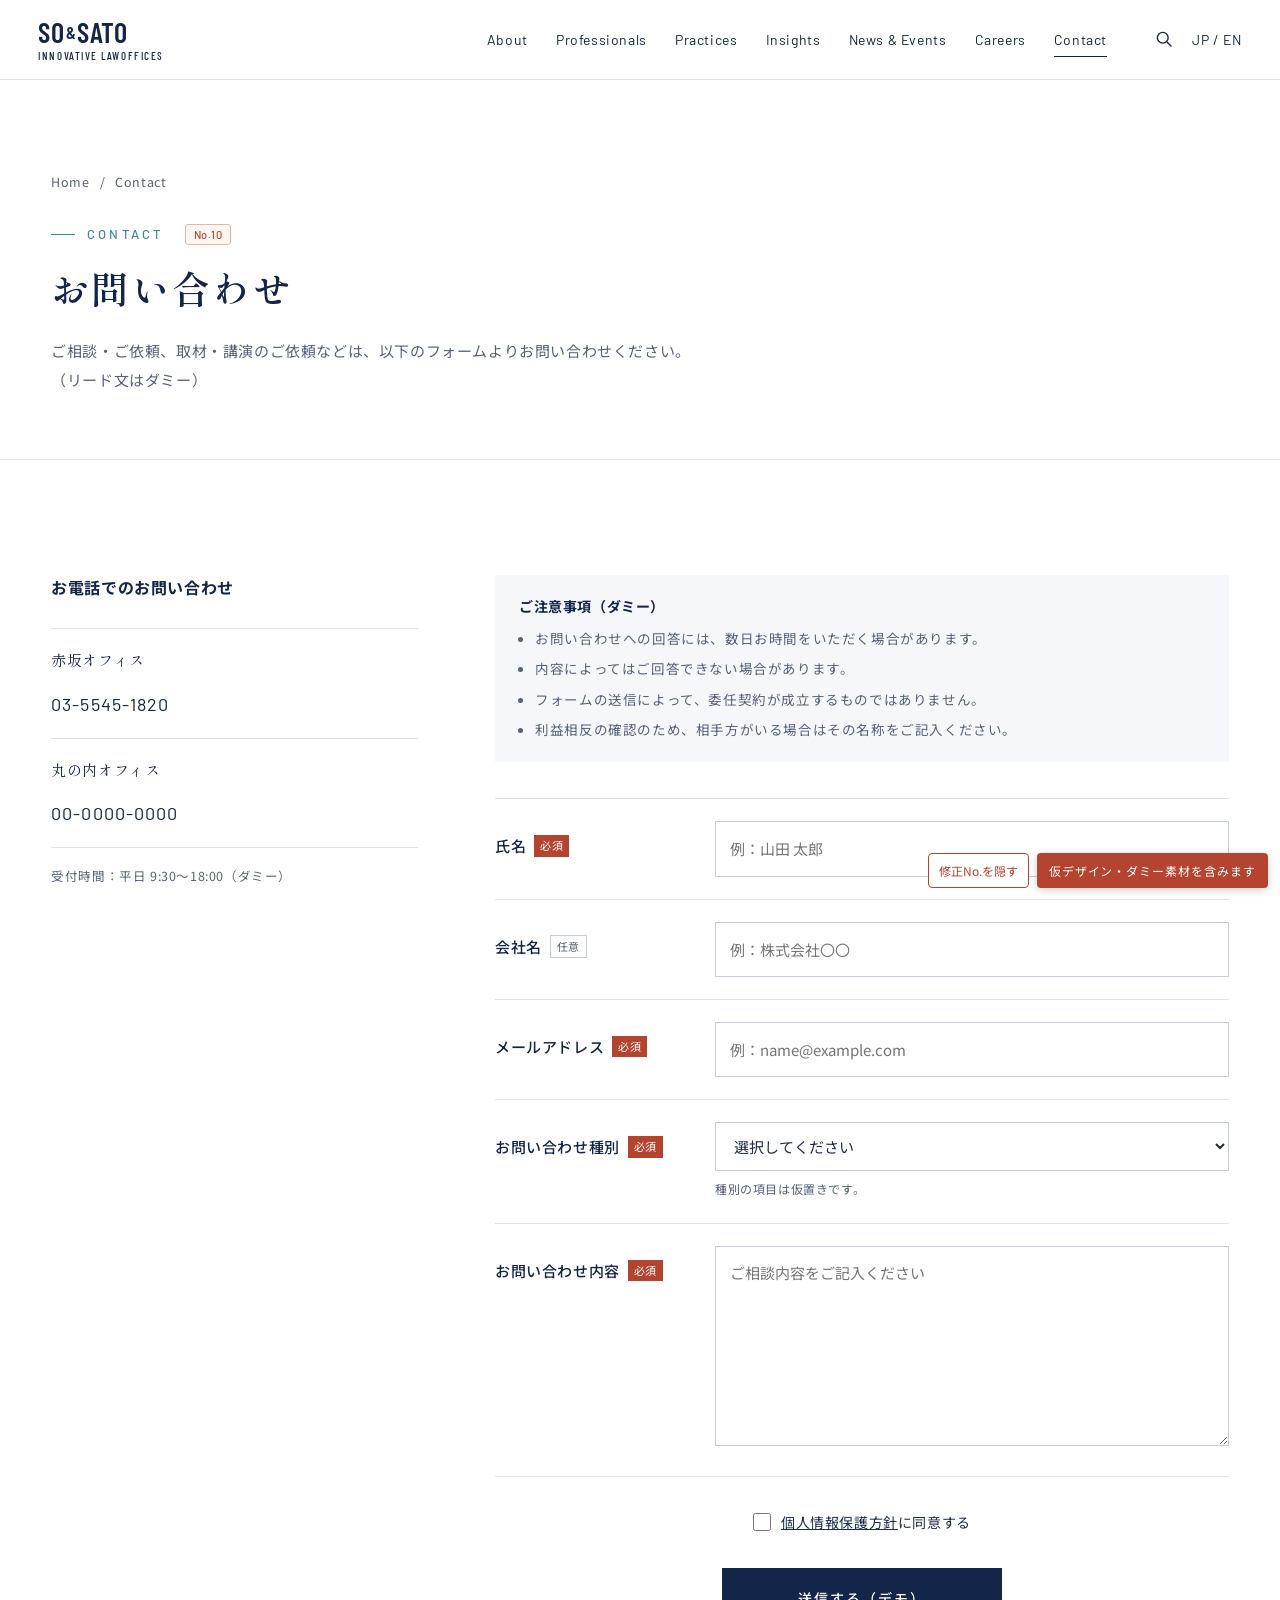
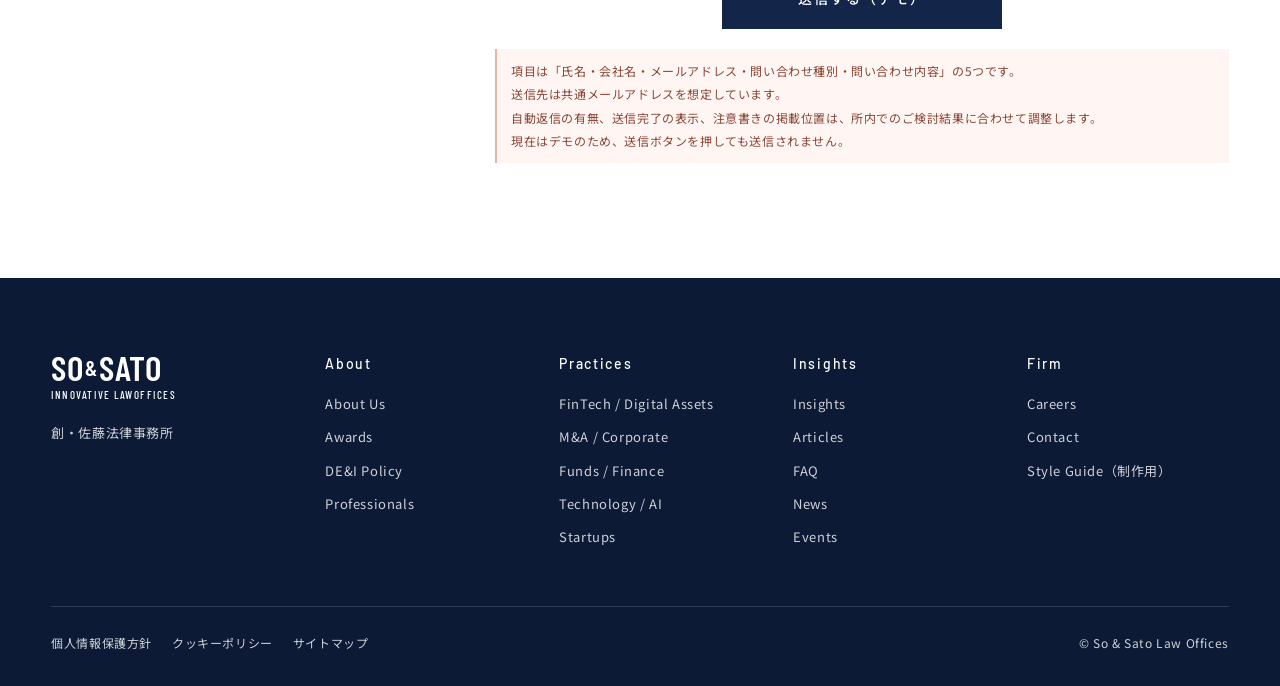
<file: contact.html>
<!doctype html>
<html lang="ja">
<head>
<meta charset="utf-8">
<meta name="viewport" content="width=device-width, initial-scale=1">
<meta name="robots" content="noindex, nofollow">
<title>創・佐藤法律事務所｜お問い合わせ（仮）</title>
<link rel="preconnect" href="https://fonts.googleapis.com">
<link rel="preconnect" href="https://fonts.gstatic.com" crossorigin>
<link href="https://fonts.googleapis.com/css2?family=Barlow+Condensed:wght@500;600&family=Barlow:wght@400;500&family=Noto+Sans+JP:wght@400;500;700&family=Shippori+Mincho:wght@500;600&display=swap" rel="stylesheet">
<link rel="stylesheet" href="assets/style.css?v=20261125">
<style>
.ct { display: grid; grid-template-columns: minmax(0, 1fr) minmax(0, 2fr); gap: clamp(40px, 6vw, 96px); align-items: start; }
.ct-side { position: sticky; top: 110px; }
.ct-side h2 { margin-bottom: 16px; }
.ct-side p + p { margin-top: 12px; }
.ct-tel { margin-top: 28px; border-top: 1px solid var(--line); }
.ct-tel div { padding: 16px 0; border-bottom: 1px solid var(--line); }
.ct-tel .o { font-family: var(--serif); color: var(--navy); }
.ct-tel .n { font-family: var(--en); font-size: 18px; color: var(--navy); letter-spacing: .06em; }
.notice { background: var(--tint); padding: 20px 24px; font-size: 13.5px; color: var(--ink-sub); margin-bottom: 36px; }
.notice ul { list-style: disc; padding-left: 1.2em; }
.notice li + li { margin-top: 4px; }
.field { display: grid; grid-template-columns: 200px minmax(0, 1fr); gap: 20px; padding: 22px 0; border-bottom: 1px solid var(--line); align-items: start; }
.field:first-of-type { border-top: 1px solid var(--line); }
.field > label, .field > .lbl { font-weight: 500; color: var(--navy); padding-top: 10px; display: block; }
.req, .opt { display: inline-block; font-size: 11px; font-weight: 400; padding: 0 6px; margin-left: 8px; vertical-align: 2px; }
.req { background: #b4442f; color: #fff; }
.opt { border: 1px solid var(--line-strong); color: var(--ink-sub); }
.field input[type=text], .field input[type=email], .field select, .field textarea {
  width: 100%; font: inherit; font-size: 15px; color: var(--ink); background: #fff;
  border: 1px solid var(--line-strong); padding: 12px 14px; border-radius: 0;
}
.field textarea { min-height: 200px; resize: vertical; line-height: 1.8; }
.field input:focus, .field select:focus, .field textarea:focus { outline: 2px solid var(--accent); outline-offset: -1px; border-color: var(--accent); }
.help { font-size: 12px; color: var(--ink-sub); margin-top: 6px; }
.agree { margin-top: 32px; text-align: center; font-size: 14px; }
.agree a { text-decoration: underline; }
.agree label { display: inline-flex; gap: 10px; align-items: center; cursor: pointer; }
.agree input { width: 18px; height: 18px; accent-color: var(--navy); }
.submit { margin-top: 28px; text-align: center; }
.submit .btn { min-width: 280px; }
.done { border: 1px solid var(--line); padding: 48px 40px; text-align: center; }
.done h2 { margin-bottom: 16px; }
@media (max-width: 960px) {
  .ct { grid-template-columns: minmax(0, 1fr); }
  .ct-side { position: static; }
}
@media (max-width: 640px) {
  .field { grid-template-columns: minmax(0, 1fr); gap: 8px; }
  .field > label, .field > .lbl { padding-top: 0; }
  .submit .btn { min-width: 0; width: 100%; }
  .done { padding: 36px 20px; }
}
</style>
</head>
<body>

<div class="draft"><button type="button" data-rq-toggle>修<span class="nw">正N</span>o<span class="nw">.を</span><wbr>隠す</button><span>仮デザイン・ダミー素材を<wbr>含みます</span></div>

<!-- ============ Header ============ -->
<header class="header is-solid">
  <a href="index.html" class="logo" aria-label="創・佐藤法律事務所">
    <span class="logo-main">SO<small>&amp;</small>SATO</span>
    <span class="logo-sub">INNOVATIVE LAWOFFICES</span>
  </a>
  <nav class="gnav" aria-label="グローバルナビゲーション">
    <div class="gnav gnav-links">
      <a href="index.html#about">About</a>
      <a href="index.html#professionals">Professionals</a>
      <a href="index.html#practices">Practices</a>
      <a href="insights.html">Insights</a>
      <a href="index.html#news">News &amp; Events</a>
      <a href="index.html#careers">Careers</a>
      <a href="contact.html" aria-current="page">Contact</a>
    </div>
    <div class="gnav-tools">
      <a href="#" class="icon-btn" aria-label="サイト内検索">
        <svg viewBox="0 0 24 24" width="20" height="20" fill="none" stroke="currentColor" stroke-width="1.6"><circle cx="10.5" cy="10.5" r="6.5"/><path d="M15.5 15.5 21 21"/></svg>
      </a>
      <a href="#" class="lang">JP / EN</a>
      <button class="menu-btn" aria-label="メニュー"><span></span><span></span><span></span></button>
    </div>
  </nav>
</header>



<main>
  <section class="page-head">
    <div class="wrap">
      <p class="crumb"><a href="index.html">Home</a><span>/</span><span>Contact</span></p>
      <p class="eyebrow">Contact<span class="rq">No.10</span></p>
      <h1 class="t-h1">お問い合わせ</h1>
      <p class="lead">ご相談・<wbr>ご依頼、<wbr>取材・講演の<wbr>ご依頼などは、<wbr>以下の<wbr>フォームより<wbr>お問い合わせください。<br />（リード文は<wbr>ダミー）</p>
    </div>
  </section>

  <section class="sec">
    <div class="wrap ct">
      <aside class="ct-side">
        <h2 class="t-h4">お電話での<wbr>お問い合わせ</h2>
        <div class="ct-tel">
          <div><p class="o">赤坂オフィス</p><p class="n">03-5545-1820</p></div>
          <div><p class="o">丸の<wbr>内オフィス</p><p class="n">00-0000-0000</p></div>
        </div>
        <p class="t-small" style="margin-top:16px">受付時間：平日 9:30〜18:00<wbr>（ダミー）</p>
      </aside>

      <div>
        <!-- 注意書き：掲載位置は所内検討中。案として「フォームの上」に置いています -->
        <div class="notice">
          <p class="t-h4" style="font-size:14px;margin-bottom:8px">ご注意事項<wbr>（ダミー）</p>
          <ul>
            <li>お問い合わせへの<wbr>回答には、<wbr>数日<wbr>お時間を<wbr>いただく<wbr>場合が<wbr>あります。</li>
            <li>内容に<wbr>よっては<wbr>ご回答できない<wbr>場合が<wbr>あります。</li>
            <li>フォームの<wbr>送信に<wbr>よって、<wbr>委任契約が<wbr>成立する<wbr>ものでは<wbr>ありません。</li>
            <li>利益相反の<wbr>確認の<wbr>ため、<wbr>相手方が<wbr>いる<wbr>場合は<wbr>その<wbr>名称を<wbr>ご記入ください。</li>
          </ul>
        </div>

        <form data-demo-form novalidate>
          <div class="field">
            <label for="f-name">氏名<span class="req">必須</span></label>
            <div><input type="text" id="f-name" name="name" autocomplete="name" required placeholder="例：山田 太郎"></div>
          </div>
          <div class="field">
            <label for="f-company">会社名<span class="opt">任意</span></label>
            <div><input type="text" id="f-company" name="company" autocomplete="organization" placeholder="例：株式会社〇〇"></div>
          </div>
          <div class="field">
            <label for="f-email">メールアドレス<span class="req">必須</span></label>
            <div><input type="email" id="f-email" name="email" autocomplete="email" required placeholder="例：name@example.com"></div>
          </div>
          <div class="field">
            <label for="f-type">お問い合わせ種別<span class="req">必須</span></label>
            <div>
              <select id="f-type" name="type" required>
                <option value="">選択してください</option>
                <option>法律相談・<wbr>ご依頼</option>
                <option>セミナー・講演・執筆の<wbr>ご依頼</option>
                <option>取材の<wbr>ご依頼</option>
                <option>採用に<wbr>ついて</option>
                <option>その<wbr>他</option>
              </select>
              <p class="help">種別の<wbr>項目は<wbr>仮置きです。</p>
            </div>
          </div>
          <div class="field">
            <label for="f-body">お問い合わせ内容<span class="req">必須</span></label>
            <div><textarea id="f-body" name="body" required placeholder="ご相談内容をご記入ください"></textarea></div>
          </div>
          <div class="agree"><label><input type="checkbox" required> <span><a href="#">個人情報保護方針</a>に<wbr>同意する</span></label></div>
          <div class="submit"><button type="submit" class="btn is-fill">送信する<wbr>（デモ）</button></div>
        </form>

        <div class="done" id="form-done" hidden>
          <h2 class="t-h2">送信が<wbr>完了しました</h2>
          <p>お問い合わせいただき<wbr>ありがとう<wbr>ございます。<br />内容を<wbr>確認の<wbr>うえ、<wbr>担当者より<wbr>ご連絡いたします。<br />（送信完了表示の<wbr>イメージ・<wbr>実際には<wbr>送信していません）</p>
        </div>

        <p class="rq-note">項目は<wbr>「氏名・会社名・メールアドレス・問い合わせ種別・問い合わせ内容」の<wbr><span class="nw">5つ</span>です。<br />送信先は<wbr>共通メールアドレスを<wbr>想定しています。<br />自動返信の<wbr>有無、<wbr>送信完了の<wbr>表示、<wbr>注意書きの<wbr>掲載位置は、<wbr>所内での<wbr>ご検討結果に<wbr>合わせて<wbr>調整します。<br />現在は<wbr>デモの<wbr>ため、<wbr>送信ボタンを<wbr>押しても<wbr>送信されません。</p>
      </div>
    </div>
  </section>
</main>

<!-- ============ Footer ============ -->
<footer class="footer">
  <div class="wrap">
    <div class="ft-top">
      <div class="ft-brand">
        <a href="index.html" class="logo"><span class="logo-main">SO<small>&amp;</small>SATO</span><span class="logo-sub">INNOVATIVE LAWOFFICES</span></a>
        <p style="margin-top:20px">創・佐藤法律事務所</p>
      </div>
      <div class="ft-col"><h4>About</h4><ul><li><a href="#">About Us</a></li><li><a href="#">Awards</a></li><li><a href="#">DE&amp;I Policy</a></li><li><a href="#">Professionals</a></li></ul></div>
      <div class="ft-col"><h4>Practices</h4><ul><li><a href="#">FinTech / Digital Assets</a></li><li><a href="#">M&amp;A / Corporate</a></li><li><a href="#">Funds / Finance</a></li><li><a href="#">Technology / AI</a></li><li><a href="#">Startups</a></li></ul></div>
      <div class="ft-col"><h4>Insights</h4><ul><li><a href="insights.html">Insights</a></li><li><a href="insights.html#articles">Articles</a></li><li><a href="insights.html#faq">FAQ</a></li><li><a href="#">News</a></li><li><a href="#">Events</a></li></ul></div>
      <div class="ft-col"><h4>Firm</h4><ul><li><a href="#">Careers</a></li><li><a href="contact.html">Contact</a></li><li><a href="style-guide.html">Style Guide<wbr>（制作用）</a></li></ul></div>
    </div>
    <div class="ft-bottom">
      <ul><li><a href="#">個人情報保護方針</a></li><li><a href="#">クッキーポリシー</a></li><li><a href="#">サイトマップ</a></li></ul>
      <p>&copy; So &amp; Sato Law Offices</p>
    </div>
  </div>
</footer>

<script src="assets/site.js?v=20261125"></script>
</body>
</html>
</file>
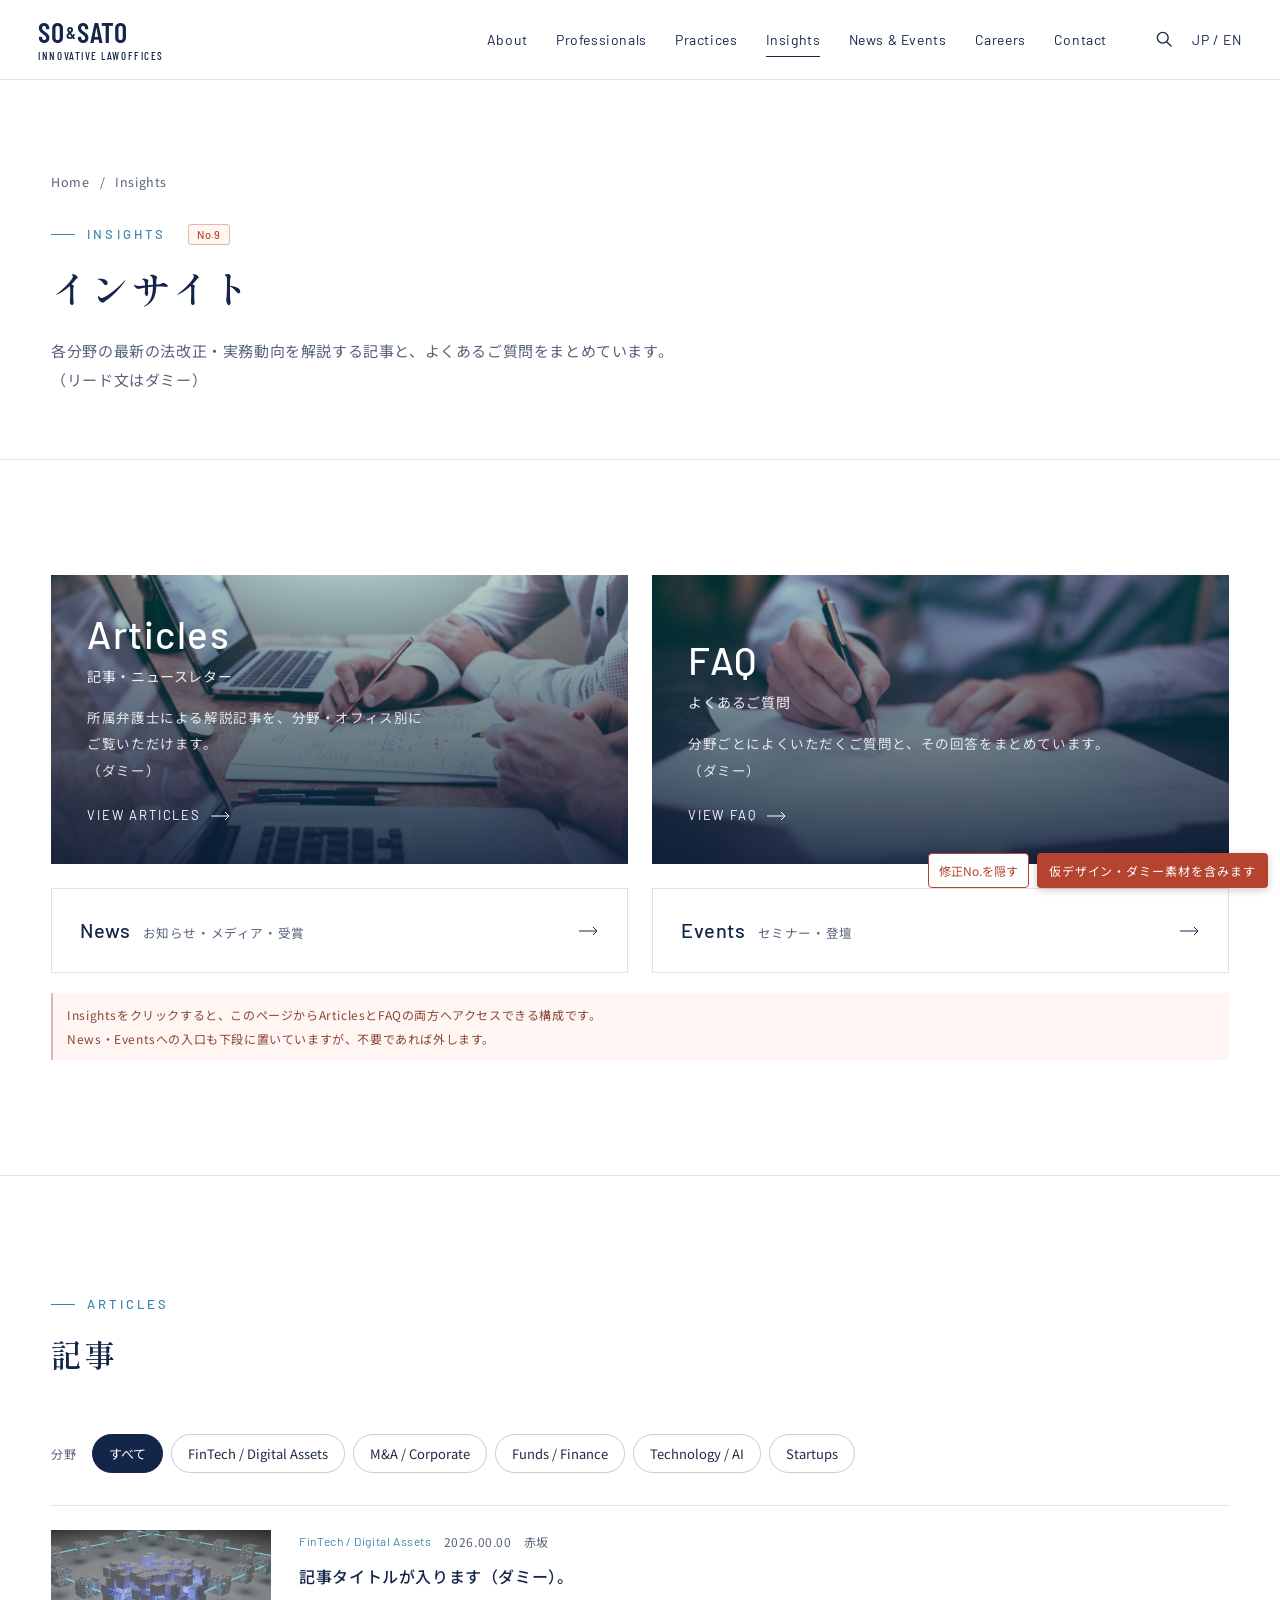
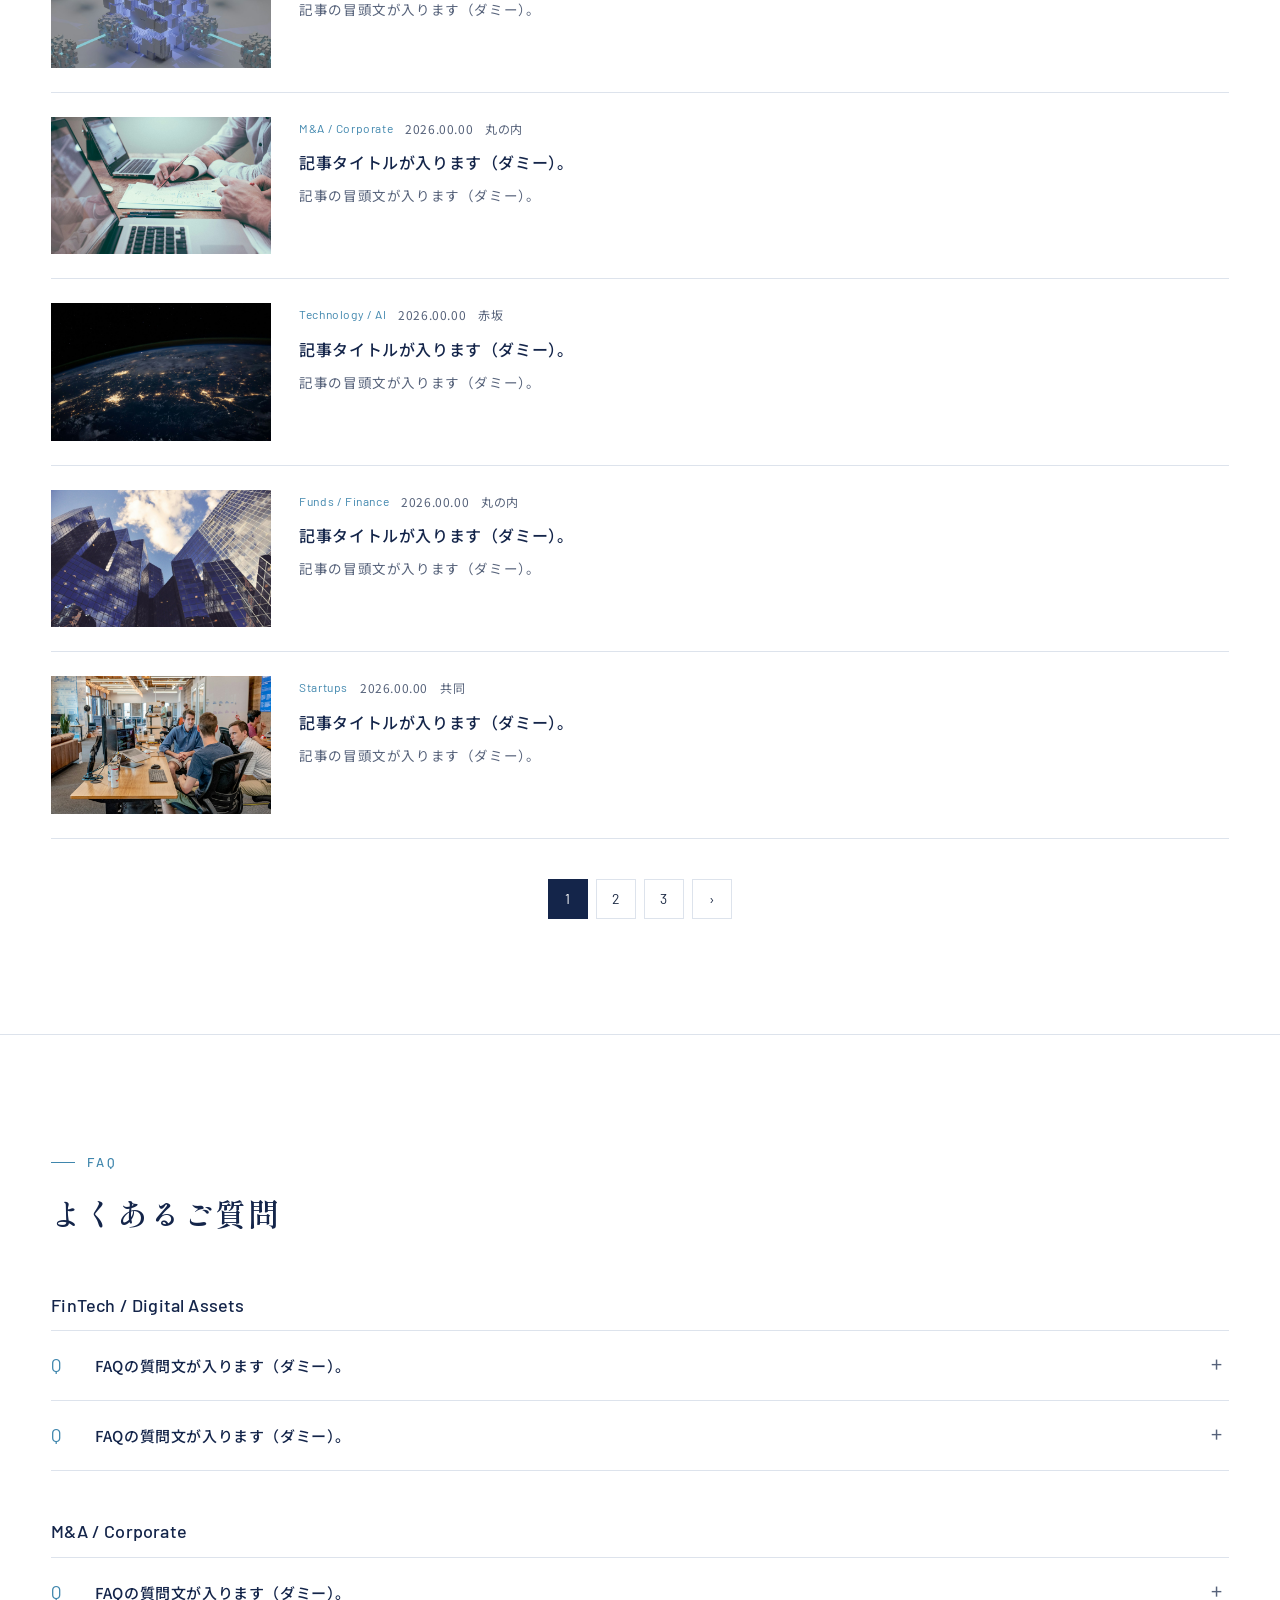
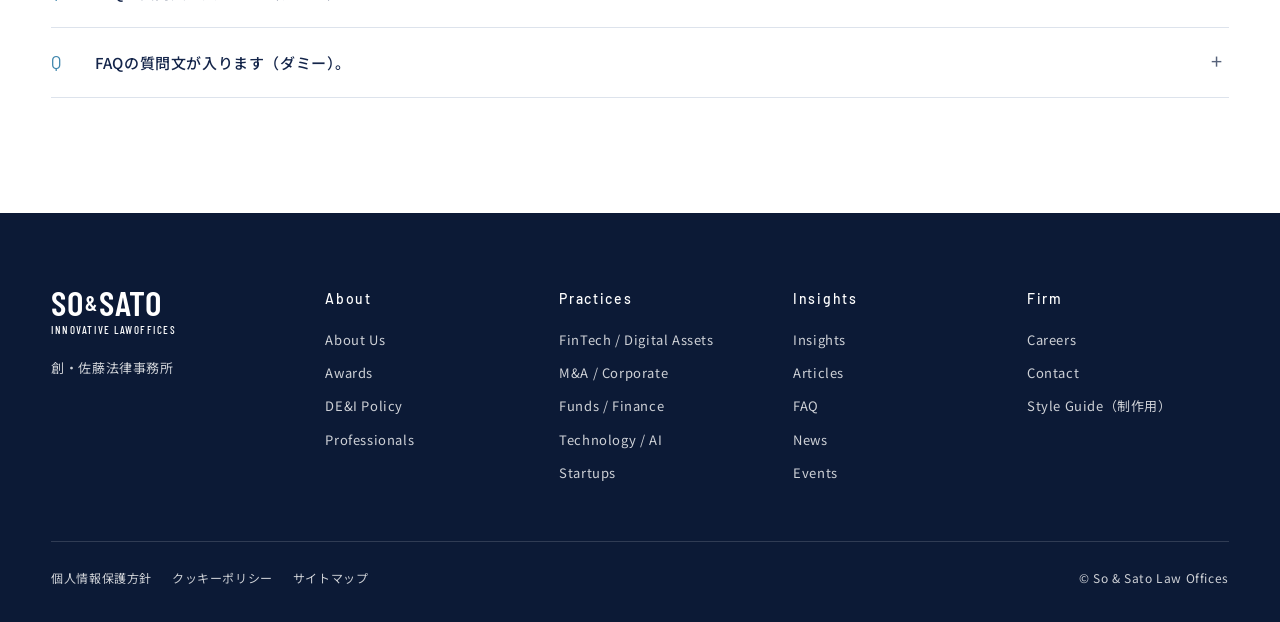
<file: insights.html>
<!doctype html>
<html lang="ja">
<head>
<meta charset="utf-8">
<meta name="viewport" content="width=device-width, initial-scale=1">
<meta name="robots" content="noindex, nofollow">
<title>創・佐藤法律事務所｜Insights（仮）</title>
<link rel="preconnect" href="https://fonts.googleapis.com">
<link rel="preconnect" href="https://fonts.gstatic.com" crossorigin>
<link href="https://fonts.googleapis.com/css2?family=Barlow+Condensed:wght@500;600&family=Barlow:wght@400;500&family=Noto+Sans+JP:wght@400;500;700&family=Shippori+Mincho:wght@500;600&display=swap" rel="stylesheet">
<link rel="stylesheet" href="assets/style.css?v=20261125">
<style>
.entry { display: grid; grid-template-columns: repeat(2, minmax(0, 1fr)); gap: 24px; }
.entry a { position: relative; display: flex; flex-direction: column; justify-content: flex-end; min-height: 280px; padding: 36px; color: #fff; background: var(--navy-deep) center / cover no-repeat; overflow: hidden; }
.entry a::before { content: ""; position: absolute; inset: 0; background: linear-gradient(180deg, rgba(12,26,54,.15) 0%, rgba(12,26,54,.85) 100%); transition: background .3s; }
.entry a:hover::before { background: linear-gradient(180deg, rgba(12,26,54,.3) 0%, rgba(12,26,54,.92) 100%); }
.entry a > * { position: relative; }
.entry .en { font-family: var(--en); font-weight: 500; font-size: clamp(28px, 3vw, 40px); letter-spacing: .04em; line-height: 1.2; }
.entry .ja { font-size: 14px; margin-top: 6px; opacity: .9; }
.entry .desc { font-size: 13.5px; margin-top: 14px; opacity: .85; max-width: 32em; }
.entry .go { margin-top: 20px; font-family: var(--en); font-size: 13px; letter-spacing: .14em; display: inline-flex; gap: 10px; align-items: center; }
.sub-entry { margin-top: 24px; display: grid; grid-template-columns: repeat(2, minmax(0, 1fr)); gap: 24px; }
.sub-entry a { display: flex; justify-content: space-between; align-items: center; padding: 22px 28px; border: 1px solid var(--line); transition: border-color .3s; }
.sub-entry a:hover { border-color: var(--navy); }
.sub-entry .en { font-family: var(--en); font-weight: 500; font-size: 20px; color: var(--navy); }
.sub-entry .ja { font-size: 12.5px; color: var(--ink-sub); margin-left: 12px; }
.filters { display: grid; gap: 14px; margin-bottom: 32px; }
.filters .lbl { font-size: 12px; color: var(--ink-sub); margin-right: 8px; }
.filters .row { display: flex; flex-wrap: wrap; align-items: center; gap: 8px; }
.ar-list { border-top: 1px solid var(--line); }
.ar-item { display: grid; grid-template-columns: 220px minmax(0, 1fr); gap: 28px; padding: 24px 0; border-bottom: 1px solid var(--line); }
.ar-img { aspect-ratio: 16 / 10; background: center / cover no-repeat; }
.ar-meta { display: flex; flex-wrap: wrap; gap: 4px 12px; font-size: 12px; color: var(--ink-sub); }
.ar-meta .cat { font-family: var(--en); color: var(--accent); }
.ar-title { font-size: 16px; font-weight: 500; color: var(--navy); margin-top: 8px; line-height: 1.75; }
.ar-ex { font-size: 13.5px; color: var(--ink-sub); margin-top: 6px; }
.faq-group + .faq-group { margin-top: 48px; }
.faq-group h3 { margin-bottom: 12px; }
.faq-list { border-top: 1px solid var(--line); }
.faq-list details { border-bottom: 1px solid var(--line); }
.faq-list summary { list-style: none; cursor: pointer; display: grid; grid-template-columns: 32px minmax(0, 1fr) 24px; gap: 12px; padding: 20px 0; align-items: start; }
.faq-list summary::-webkit-details-marker { display: none; }
.faq-q { font-family: var(--en); font-size: 18px; color: var(--accent); line-height: 1.5; }
.faq-t { font-weight: 500; color: var(--navy); }
.faq-i { font-size: 20px; line-height: 1.3; color: var(--ink-sub); transition: transform .3s; text-align: center; }
details[open] .faq-i { transform: rotate(45deg); }
.faq-a { padding: 0 36px 22px 44px; color: var(--ink-sub); font-size: 14px; }
.pager { display: flex; justify-content: center; gap: 8px; margin-top: 40px; font-family: var(--en); }
.pager a, .pager span { width: 40px; height: 40px; display: grid; place-items: center; border: 1px solid var(--line); font-size: 14px; }
.pager span { background: var(--navy); color: #fff; border-color: var(--navy); }
@media (max-width: 860px) {
  .entry, .sub-entry { grid-template-columns: minmax(0, 1fr); }
  .entry a { min-height: 220px; padding: 28px; }
  .ar-item { grid-template-columns: 120px minmax(0, 1fr); gap: 16px; }
}
@media (max-width: 640px) {
  .ar-item { grid-template-columns: minmax(0, 1fr); }
  .faq-a { padding: 0 0 22px 44px; }
}
</style>
</head>
<body>

<div class="draft"><button type="button" data-rq-toggle>修<span class="nw">正N</span>o<span class="nw">.を</span><wbr>隠す</button><span>仮デザイン・ダミー素材を<wbr>含みます</span></div>

<!-- ============ Header ============ -->
<header class="header is-solid">
  <a href="index.html" class="logo" aria-label="創・佐藤法律事務所">
    <span class="logo-main">SO<small>&amp;</small>SATO</span>
    <span class="logo-sub">INNOVATIVE LAWOFFICES</span>
  </a>
  <nav class="gnav" aria-label="グローバルナビゲーション">
    <div class="gnav gnav-links">
      <a href="index.html#about">About</a>
      <a href="index.html#professionals">Professionals</a>
      <a href="index.html#practices">Practices</a>
      <a href="insights.html" aria-current="page">Insights</a>
      <a href="index.html#news">News &amp; Events</a>
      <a href="index.html#careers">Careers</a>
      <a href="contact.html">Contact</a>
    </div>
    <div class="gnav-tools">
      <a href="#" class="icon-btn" aria-label="サイト内検索">
        <svg viewBox="0 0 24 24" width="20" height="20" fill="none" stroke="currentColor" stroke-width="1.6"><circle cx="10.5" cy="10.5" r="6.5"/><path d="M15.5 15.5 21 21"/></svg>
      </a>
      <a href="#" class="lang">JP / EN</a>
      <button class="menu-btn" aria-label="メニュー"><span></span><span></span><span></span></button>
    </div>
  </nav>
</header>



<main>
  <section class="page-head">
    <div class="wrap">
      <p class="crumb"><a href="index.html">Home</a><span>/</span><span>Insights</span></p>
      <p class="eyebrow">Insights<span class="rq">No.9</span></p>
      <h1 class="t-h1">インサイト</h1>
      <p class="lead">各分野の<wbr>最新の<wbr>法改正・<wbr>実務動向を<wbr>解説する<wbr>記事と、<wbr>よく<wbr>ある<wbr>ご質問を<wbr>まとめています。<br />（リード文は<wbr>ダミー）</p>
    </div>
  </section>

  <section class="sec">
    <div class="wrap">
      <div class="entry">
        <a href="#articles" style="background-image:url(assets/sample-article-corporate.jpg)">
          <span class="en">Articles</span><span class="ja">記事・ニュースレター</span>
          <span class="desc">所属弁護士に<wbr>よる<wbr>解説記事を、<wbr>分野・オフィス別に<wbr>ご覧いただけます。<br />（ダミー）</span>
          <span class="go">VIEW ARTICLES <svg width="20" height="10" viewBox="0 0 20 10" fill="none" stroke="currentColor"><path d="M0 5h18M14 1l4 4-4 4"/></svg></span>
        </a>
        <a href="#faq" style="background-image:url(assets/img-signing.jpg)">
          <span class="en">FAQ</span><span class="ja">よく<wbr>ある<wbr>ご質問</span>
          <span class="desc">分野ごとに<wbr>よく<wbr>いただく<wbr>ご質問と、<wbr>その<wbr>回答を<wbr>まとめています。<br />（ダミー）</span>
          <span class="go">VIEW FAQ <svg width="20" height="10" viewBox="0 0 20 10" fill="none" stroke="currentColor"><path d="M0 5h18M14 1l4 4-4 4"/></svg></span>
        </a>
      </div>
      <div class="sub-entry">
        <a href="index.html#news"><span><span class="en">News</span><span class="ja">お知らせ・メディア・受賞</span></span><svg width="20" height="10" viewBox="0 0 20 10" fill="none" stroke="currentColor"><path d="M0 5h18M14 1l4 4-4 4"/></svg></a>
        <a href="index.html#news"><span><span class="en">Events</span><span class="ja">セミナー・登壇</span></span><svg width="20" height="10" viewBox="0 0 20 10" fill="none" stroke="currentColor"><path d="M0 5h18M14 1l4 4-4 4"/></svg></a>
      </div>
      <p class="rq-note">Insight<span class="nw">sを</span><wbr>クリックすると、<wbr>この<wbr>ページから<wbr>Article<span class="nw">sと</span><wbr>FA<span class="nw">Qの</span><wbr>両方<wbr>へ<wbr>アクセスできる<wbr>構成です。<br />New<span class="nw">s・E</span>vent<span class="nw">sへ</span>の<wbr>入口も<wbr>下段に<wbr>置いていますが、<wbr>不要で<wbr>あれば<wbr>外します。</p>
    </div>
  </section>

  <section class="sec" id="articles">
    <div class="wrap">
      <div class="sec-head">
        <div>
          <p class="eyebrow">Articles</p>
          <h2 class="sec-title">記事</h2>
        </div>
      </div>
      <div class="filters">
        <div class="row"><span class="lbl">分野</span>
          <div class="chips" data-filter-target="#ar-list" data-filter-key="field">
            <button type="button" data-value="all" aria-pressed="true">すべて</button>
            <button type="button" data-value="fintech" aria-pressed="false">FinTech / Digital Assets</button>
            <button type="button" data-value="ma" aria-pressed="false">M&amp;A / Corporate</button>
            <button type="button" data-value="funds" aria-pressed="false">Funds / Finance</button>
            <button type="button" data-value="tech" aria-pressed="false">Technology / AI</button>
            <button type="button" data-value="startups" aria-pressed="false">Startups</button>
          </div>
        </div>
      </div>
      <ul class="ar-list" id="ar-list">
        <li class="ar-item" data-field="fintech"><div class="ar-img" style="background-image:url(assets/sample-article-fintech.jpg)"></div><div><p class="ar-meta"><span class="cat">FinTech / Digital Assets</span><span>2026.00.00</span><span>赤坂</span></p><p class="ar-title">記事タイトルが<wbr>入ります<wbr>（ダミー）。</p><p class="ar-ex">記事の<wbr>冒頭文が<wbr>入ります<wbr>（ダミー）。</p></div></li>
        <li class="ar-item" data-field="ma"><div class="ar-img" style="background-image:url(assets/sample-article-corporate.jpg)"></div><div><p class="ar-meta"><span class="cat">M&amp;A / Corporate</span><span>2026.00.00</span><span>丸の<wbr>内</span></p><p class="ar-title">記事タイトルが<wbr>入ります<wbr>（ダミー）。</p><p class="ar-ex">記事の<wbr>冒頭文が<wbr>入ります<wbr>（ダミー）。</p></div></li>
        <li class="ar-item" data-field="tech"><div class="ar-img" style="background-image:url(assets/img-tech.jpg)"></div><div><p class="ar-meta"><span class="cat">Technology / AI</span><span>2026.00.00</span><span>赤坂</span></p><p class="ar-title">記事タイトルが<wbr>入ります<wbr>（ダミー）。</p><p class="ar-ex">記事の<wbr>冒頭文が<wbr>入ります<wbr>（ダミー）。</p></div></li>
        <li class="ar-item" data-field="funds"><div class="ar-img" style="background-image:url(assets/img-towers2.jpg)"></div><div><p class="ar-meta"><span class="cat">Funds / Finance</span><span>2026.00.00</span><span>丸の<wbr>内</span></p><p class="ar-title">記事タイトルが<wbr>入ります<wbr>（ダミー）。</p><p class="ar-ex">記事の<wbr>冒頭文が<wbr>入ります<wbr>（ダミー）。</p></div></li>
        <li class="ar-item" data-field="startups"><div class="ar-img" style="background-image:url(assets/sample-startups.jpg)"></div><div><p class="ar-meta"><span class="cat">Startups</span><span>2026.00.00</span><span>共同</span></p><p class="ar-title">記事タイトルが<wbr>入ります<wbr>（ダミー）。</p><p class="ar-ex">記事の<wbr>冒頭文が<wbr>入ります<wbr>（ダミー）。</p></div></li>
      </ul>
      <div class="pager"><span>1</span><a href="#">2</a><a href="#">3</a><a href="#" aria-label="次へ">›</a></div>
    </div>
  </section>

  <section class="sec" id="faq">
    <div class="wrap">
      <div class="sec-head">
        <div>
          <p class="eyebrow">FAQ</p>
          <h2 class="sec-title">よく<wbr>ある<wbr>ご質問</h2>
        </div>
      </div>
      <div class="faq-group">
        <h3 class="t-h3">FinTech / Digital Assets</h3>
        <div class="faq-list">
          <details><summary><span class="faq-q">Q</span><span class="faq-t">FA<span class="nw">Qの</span><wbr>質問文が<wbr>入ります<wbr>（ダミー）。</span><span class="faq-i">+</span></summary><p class="faq-a">回答文が<wbr>入ります<wbr>（ダミー）。</p></details>
          <details><summary><span class="faq-q">Q</span><span class="faq-t">FA<span class="nw">Qの</span><wbr>質問文が<wbr>入ります<wbr>（ダミー）。</span><span class="faq-i">+</span></summary><p class="faq-a">回答文が<wbr>入ります<wbr>（ダミー）。</p></details>
        </div>
      </div>
      <div class="faq-group">
        <h3 class="t-h3">M&amp;A / Corporate</h3>
        <div class="faq-list">
          <details><summary><span class="faq-q">Q</span><span class="faq-t">FA<span class="nw">Qの</span><wbr>質問文が<wbr>入ります<wbr>（ダミー）。</span><span class="faq-i">+</span></summary><p class="faq-a">回答文が<wbr>入ります<wbr>（ダミー）。</p></details>
          <details><summary><span class="faq-q">Q</span><span class="faq-t">FA<span class="nw">Qの</span><wbr>質問文が<wbr>入ります<wbr>（ダミー）。</span><span class="faq-i">+</span></summary><p class="faq-a">回答文が<wbr>入ります<wbr>（ダミー）。</p></details>
        </div>
      </div>
    </div>
  </section>
</main>

<!-- ============ Footer ============ -->
<footer class="footer">
  <div class="wrap">
    <div class="ft-top">
      <div class="ft-brand">
        <a href="index.html" class="logo"><span class="logo-main">SO<small>&amp;</small>SATO</span><span class="logo-sub">INNOVATIVE LAWOFFICES</span></a>
        <p style="margin-top:20px">創・佐藤法律事務所</p>
      </div>
      <div class="ft-col"><h4>About</h4><ul><li><a href="#">About Us</a></li><li><a href="#">Awards</a></li><li><a href="#">DE&amp;I Policy</a></li><li><a href="#">Professionals</a></li></ul></div>
      <div class="ft-col"><h4>Practices</h4><ul><li><a href="#">FinTech / Digital Assets</a></li><li><a href="#">M&amp;A / Corporate</a></li><li><a href="#">Funds / Finance</a></li><li><a href="#">Technology / AI</a></li><li><a href="#">Startups</a></li></ul></div>
      <div class="ft-col"><h4>Insights</h4><ul><li><a href="insights.html">Insights</a></li><li><a href="insights.html#articles">Articles</a></li><li><a href="insights.html#faq">FAQ</a></li><li><a href="#">News</a></li><li><a href="#">Events</a></li></ul></div>
      <div class="ft-col"><h4>Firm</h4><ul><li><a href="#">Careers</a></li><li><a href="contact.html">Contact</a></li><li><a href="style-guide.html">Style Guide<wbr>（制作用）</a></li></ul></div>
    </div>
    <div class="ft-bottom">
      <ul><li><a href="#">個人情報保護方針</a></li><li><a href="#">クッキーポリシー</a></li><li><a href="#">サイトマップ</a></li></ul>
      <p>&copy; So &amp; Sato Law Offices</p>
    </div>
  </div>
</footer>

<script src="assets/site.js?v=20261125"></script>
</body>
</html>
</file>
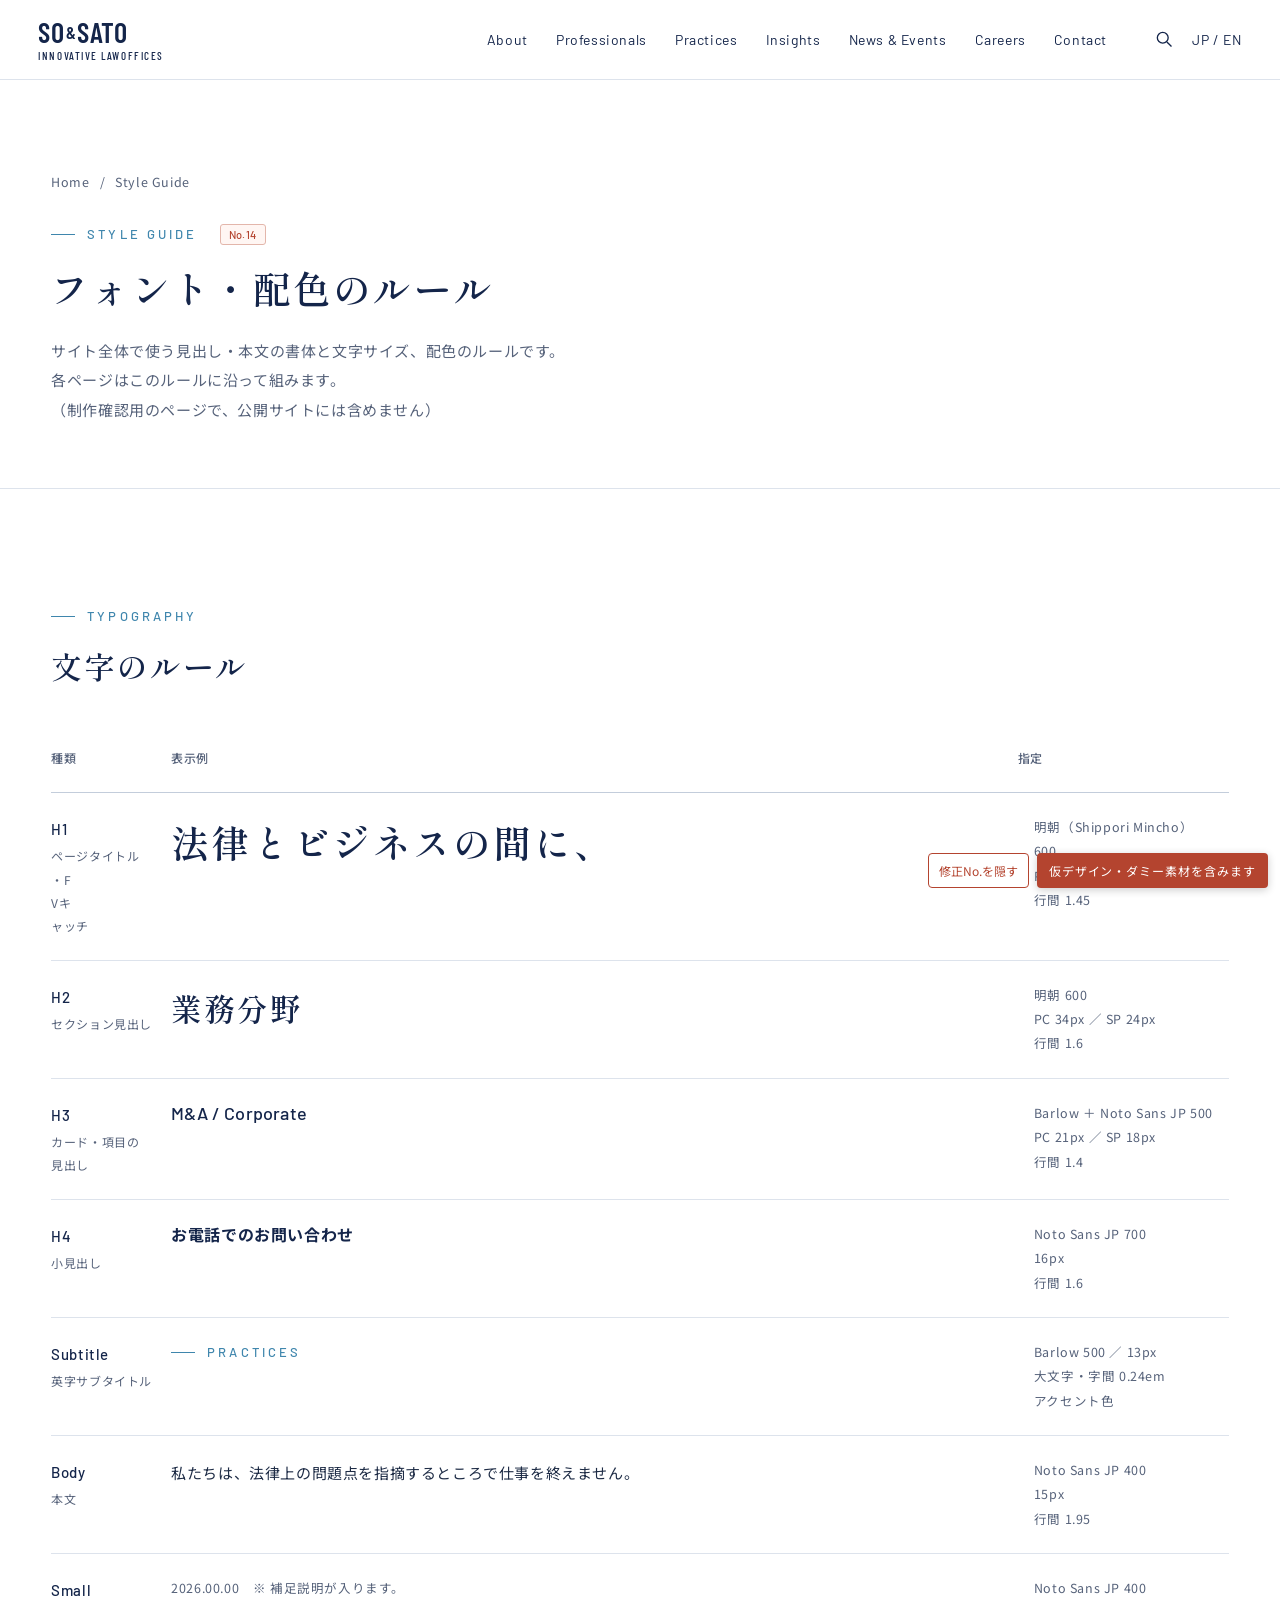
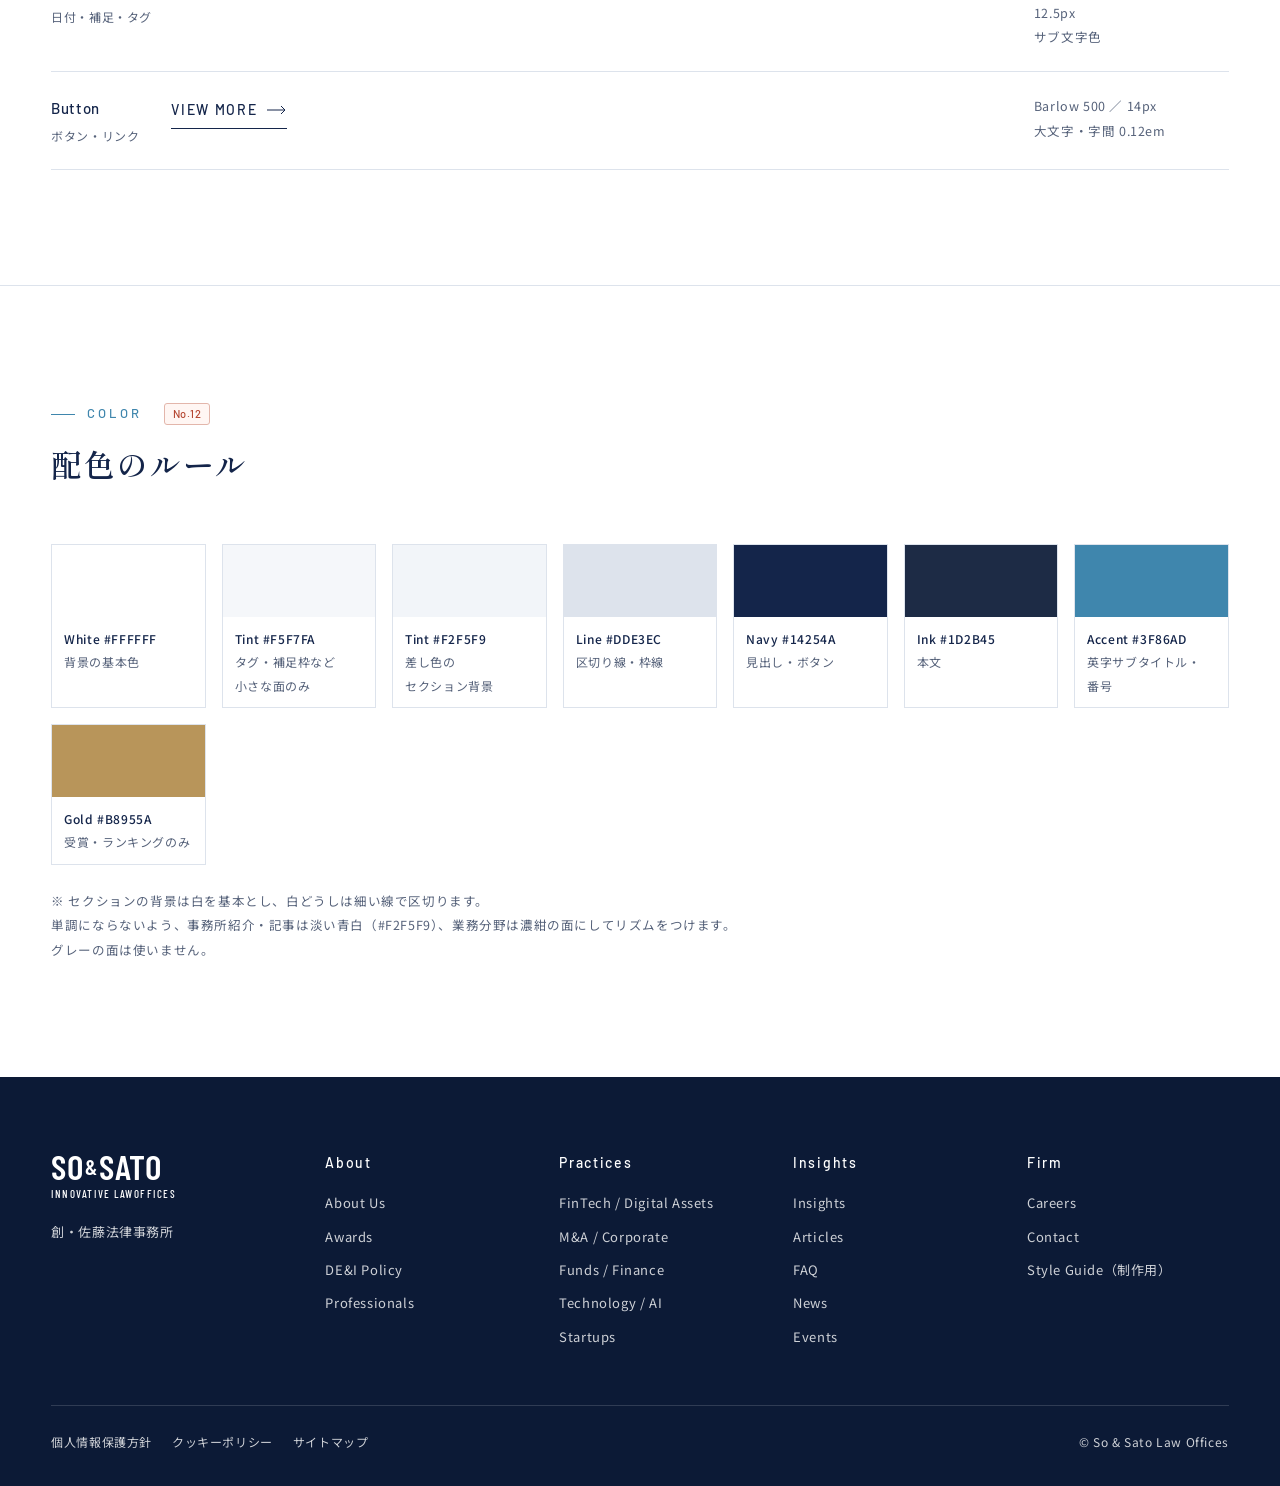
<file: style-guide.html>
<!doctype html>
<html lang="ja">
<head>
<meta charset="utf-8">
<meta name="viewport" content="width=device-width, initial-scale=1">
<meta name="robots" content="noindex, nofollow">
<title>創・佐藤法律事務所｜スタイルガイド（仮）</title>
<link rel="preconnect" href="https://fonts.googleapis.com">
<link rel="preconnect" href="https://fonts.gstatic.com" crossorigin>
<link href="https://fonts.googleapis.com/css2?family=Barlow+Condensed:wght@500;600&family=Barlow:wght@400;500&family=Noto+Sans+JP:wght@400;500;700&family=Shippori+Mincho:wght@500;600&display=swap" rel="stylesheet">
<link rel="stylesheet" href="assets/style.css?v=20261125">
<style>
.sg-table { width: 100%; border-collapse: collapse; }
.sg-table th, .sg-table td { text-align: left; vertical-align: top; padding: 22px 16px 22px 0; border-bottom: 1px solid var(--line); }
.sg-table thead th { font-size: 12px; font-weight: 500; color: var(--ink-sub); padding-top: 0; border-bottom-color: var(--line-strong); }
.sg-table td.spec { font-size: 12.5px; color: var(--ink-sub); white-space: nowrap; width: 1%; padding-left: 16px; }
.sg-table td.tag { font-family: var(--en); font-weight: 500; color: var(--navy); width: 120px; }
.sg-table td.tag span { display: block; font-family: var(--sans); font-size: 12px; font-weight: 400; color: var(--ink-sub); }
.sg-colors { display: grid; grid-template-columns: repeat(auto-fill, minmax(150px, 1fr)); gap: 16px; }
.sg-colors div { border: 1px solid var(--line); }
.sg-colors i { display: block; height: 72px; }
.sg-colors p { padding: 10px 12px; font-size: 12px; color: var(--ink-sub); }
.sg-colors b { display: block; color: var(--navy); font-weight: 500; }
@media (max-width: 760px) {
  .sg-table thead { display: none; }
  .sg-table tr { display: grid; grid-template-columns: minmax(0, 1fr); border-bottom: 1px solid var(--line); padding: 16px 0; }
  .sg-table td { border: 0; padding: 4px 0; }
  .sg-table td.tag { width: auto; }
  .sg-table td.spec { white-space: normal; padding-left: 0; width: auto; }
}
</style>
</head>
<body>

<div class="draft"><button type="button" data-rq-toggle>修<span class="nw">正N</span>o<span class="nw">.を</span><wbr>隠す</button><span>仮デザイン・ダミー素材を<wbr>含みます</span></div>

<!-- ============ Header ============ -->
<header class="header is-solid">
  <a href="index.html" class="logo" aria-label="創・佐藤法律事務所">
    <span class="logo-main">SO<small>&amp;</small>SATO</span>
    <span class="logo-sub">INNOVATIVE LAWOFFICES</span>
  </a>
  <nav class="gnav" aria-label="グローバルナビゲーション">
    <div class="gnav gnav-links">
      <a href="index.html#about">About</a>
      <a href="index.html#professionals">Professionals</a>
      <a href="index.html#practices">Practices</a>
      <a href="insights.html">Insights</a>
      <a href="index.html#news">News &amp; Events</a>
      <a href="index.html#careers">Careers</a>
      <a href="contact.html">Contact</a>
    </div>
    <div class="gnav-tools">
      <a href="#" class="icon-btn" aria-label="サイト内検索">
        <svg viewBox="0 0 24 24" width="20" height="20" fill="none" stroke="currentColor" stroke-width="1.6"><circle cx="10.5" cy="10.5" r="6.5"/><path d="M15.5 15.5 21 21"/></svg>
      </a>
      <a href="#" class="lang">JP / EN</a>
      <button class="menu-btn" aria-label="メニュー"><span></span><span></span><span></span></button>
    </div>
  </nav>
</header>



<main>
  <section class="page-head">
    <div class="wrap">
      <p class="crumb"><a href="index.html">Home</a><span>/</span><span>Style Guide</span></p>
      <p class="eyebrow">Style Guide<span class="rq">No.14</span></p>
      <h1 class="t-h1">フォント・配色の<wbr>ルール</h1>
      <p class="lead">サイト全体で<wbr>使う<wbr>見出し・本文の<wbr>書体と<wbr>文字サイズ、<wbr>配色の<wbr>ルールです。<br />各ページは<wbr>この<wbr>ルールに<wbr>沿って<wbr>組みます。<br />（制作確認用の<wbr>ページで、<wbr>公開サイトには<wbr>含めません）</p>
    </div>
  </section>

  <section class="sec">
    <div class="wrap">
      <div class="sec-head"><div><p class="eyebrow">Typography</p><h2 class="sec-title">文字の<wbr>ルール</h2></div></div>
      <table class="sg-table">
        <thead><tr><th>種類</th><th>表示例</th><th>指定</th></tr></thead>
        <tbody>
          <tr><td class="tag">H1<span>ページタイトル<span class="nw">・F</span><span class="nw">Vキ</span>ャッチ</span></td><td><p class="t-h1">法律と<wbr>ビジネスの<wbr>間に、</p></td><td class="spec">明朝<wbr>（Shippori Mincho）<wbr>600<br>PC 48px ／ SP 28px<br>行間 1.45</td></tr>
          <tr><td class="tag">H2<span>セクション見出し</span></td><td><p class="t-h2">業務分野</p></td><td class="spec">明朝 600<br>PC 34px ／ SP 24px<br>行間 1.6</td></tr>
          <tr><td class="tag">H3<span>カード・項目の<wbr>見出し</span></td><td><p class="t-h3">M&amp;A / Corporate</p></td><td class="spec">Barlow ＋ Noto Sans JP 500<br>PC 21px ／ SP 18px<br>行間 1.4</td></tr>
          <tr><td class="tag">H4<span>小見出し</span></td><td><p class="t-h4">お電話での<wbr>お問い合わせ</p></td><td class="spec">Noto Sans JP 700<br>16px<br>行間 1.6</td></tr>
          <tr><td class="tag">Subtitle<span>英字サブタイトル</span></td><td><p class="eyebrow">Practices</p></td><td class="spec">Barlow 500 ／ 13px<br>大文字・字間 0.24em<br>アクセント色</td></tr>
          <tr><td class="tag">Body<span>本文</span></td><td><p>私たちは、<wbr>法律上の<wbr>問題点を<wbr>指摘する<wbr>ところで<wbr>仕事を<wbr>終えません。</p></td><td class="spec">Noto Sans JP 400<br>15px<br>行間 1.95</td></tr>
          <tr><td class="tag">Small<span>日付・補足・タグ</span></td><td><p class="t-small">2026.00.00　※ 補足説明が<wbr>入ります。</p></td><td class="spec">Noto Sans JP 400<br>12.5px<br>サブ文字色</td></tr>
          <tr><td class="tag">Button<span>ボタン・リンク</span></td><td><a href="#" class="more">VIEW MORE <svg width="20" height="10" viewBox="0 0 20 10" fill="none" stroke="currentColor"><path d="M0 5h18M14 1l4 4-4 4"/></svg></a></td><td class="spec">Barlow 500 ／ 14px<br>大文字・字間 0.12em</td></tr>
        </tbody>
      </table>
    </div>
  </section>

  <section class="sec">
    <div class="wrap">
      <div class="sec-head"><div><p class="eyebrow">Color<span class="rq">No.12</span></p><h2 class="sec-title">配色の<wbr>ルール</h2></div></div>
      <div class="sg-colors">
        <div><i style="background:#ffffff"></i><p><b>White #FFFFFF</b>背景の<wbr>基本色</p></div>
        <div><i style="background:#f5f7fa"></i><p><b>Tint #F5F7FA</b>タグ・補足枠など<wbr>小さな<wbr>面のみ</p></div>
        <div><i style="background:#f2f5f9"></i><p><b>Tint #F2F5F9</b>差し色の<wbr>セクション背景</p></div>
        <div><i style="background:#dde3ec"></i><p><b>Line #DDE3EC</b>区切り線・枠線</p></div>
        <div><i style="background:#14254a"></i><p><b>Navy #14254A</b>見出し・ボタン</p></div>
        <div><i style="background:#1d2b45"></i><p><b>Ink #1D2B45</b>本文</p></div>
        <div><i style="background:#3f86ad"></i><p><b>Accent #3F86AD</b>英字サブタイトル・番号</p></div>
        <div><i style="background:#b8955a"></i><p><b>Gold #B8955A</b>受賞・ランキングのみ</p></div>
      </div>
      <p class="note">※ セクションの<wbr>背景は<wbr>白を<wbr>基本とし、<wbr>白どうしは<wbr>細い線で<wbr>区切ります。<br />単調に<wbr>ならないよう、<wbr>事務所紹介・記事は<wbr>淡い<wbr>青白<wbr>（#F2F5F9）、<wbr>業務分野は<wbr>濃紺の<wbr>面に<wbr>してリズムを<wbr>つけます。<br />グレーの<wbr>面は<wbr>使いません。</p>
    </div>
  </section>
</main>

<!-- ============ Footer ============ -->
<footer class="footer">
  <div class="wrap">
    <div class="ft-top">
      <div class="ft-brand">
        <a href="index.html" class="logo"><span class="logo-main">SO<small>&amp;</small>SATO</span><span class="logo-sub">INNOVATIVE LAWOFFICES</span></a>
        <p style="margin-top:20px">創・佐藤法律事務所</p>
      </div>
      <div class="ft-col"><h4>About</h4><ul><li><a href="#">About Us</a></li><li><a href="#">Awards</a></li><li><a href="#">DE&amp;I Policy</a></li><li><a href="#">Professionals</a></li></ul></div>
      <div class="ft-col"><h4>Practices</h4><ul><li><a href="#">FinTech / Digital Assets</a></li><li><a href="#">M&amp;A / Corporate</a></li><li><a href="#">Funds / Finance</a></li><li><a href="#">Technology / AI</a></li><li><a href="#">Startups</a></li></ul></div>
      <div class="ft-col"><h4>Insights</h4><ul><li><a href="insights.html">Insights</a></li><li><a href="insights.html#articles">Articles</a></li><li><a href="insights.html#faq">FAQ</a></li><li><a href="#">News</a></li><li><a href="#">Events</a></li></ul></div>
      <div class="ft-col"><h4>Firm</h4><ul><li><a href="#">Careers</a></li><li><a href="contact.html">Contact</a></li><li><a href="style-guide.html">Style Guide<wbr>（制作用）</a></li></ul></div>
    </div>
    <div class="ft-bottom">
      <ul><li><a href="#">個人情報保護方針</a></li><li><a href="#">クッキーポリシー</a></li><li><a href="#">サイトマップ</a></li></ul>
      <p>&copy; So &amp; Sato Law Offices</p>
    </div>
  </div>
</footer>

<script src="assets/site.js?v=20261125"></script>
</body>
</html>
</file>
<file: assets/style.css>
/* =========================================================
   So & Sato Law Offices — 仮サイト 共通スタイル
   2026-11-25 修正：白基調の配色（No.12）／フォントルール統一（No.14）
   ========================================================= */
:root {
  /* color */
  --navy: #14254a;
  --navy-deep: #0c1a36;
  --ink: #1d2b45;
  --ink-sub: #56627a;
  --line: #dde3ec;
  --line-strong: #c3cddb;
  --tint: #f5f7fa;          /* ごく薄い面（タグ背景・ホバー等） */
  --tint-sec: #f2f5f9;      /* セクションの差し色（青みの白）。白の間に挟んでリズムをつける */
  --white: #ffffff;
  --accent: #3f86ad;
  --gold: #b8955a;

  /* font family */
  --serif: "Shippori Mincho", "Noto Serif JP", serif;
  --sans: "Noto Sans JP", system-ui, sans-serif;
  --en: "Barlow", "Noto Sans JP", sans-serif;

  /* ===== フォントルール（No.14） =====
     H1   ページタイトル／FVキャッチ  明朝 600  --fs-h1
     H2   セクション見出し            明朝 600  --fs-h2
     H3   カード・項目の見出し        ゴシック/英字 500  --fs-h3
     H4   小見出し                    ゴシック 700  --fs-h4
     Sub  英字サブタイトル（eyebrow） Barlow 500  --fs-sub  大文字・字間広め
     Body 本文                        ゴシック 400  --fs-body
     Small 補足・日付・タグ            ゴシック 400  --fs-small */
  --fs-h1: clamp(28px, 2.95vw, 48px);
  --fs-h2: clamp(24px, 2.4vw, 34px);
  --fs-h3: clamp(18px, 1.4vw, 21px);
  --fs-h4: 16px;
  --fs-sub: 13px;
  --fs-body: 15px;
  --fs-small: 12.5px;
  --lh-head: 1.55;
  --lh-body: 1.95;

  --gutter: clamp(16px, 4vw, 64px);
  --max: 1280px;
}
* { box-sizing: border-box; margin: 0; padding: 0; }
html { scroll-behavior: smooth; }
body {
  font-family: var(--sans); font-size: var(--fs-body); line-height: var(--lh-body);
  color: var(--ink); background: var(--white);
  letter-spacing: .04em;
  word-break: keep-all; overflow-wrap: break-word; line-break: strict;
  -webkit-font-smoothing: antialiased;
}
img { max-width: 100%; display: block; }
a { color: inherit; text-decoration: none; }
ul { list-style: none; }
button { font: inherit; color: inherit; }
.ib { display: inline-block; }
.nw { white-space: nowrap; }
.wrap { max-width: var(--max); margin: 0 auto; padding: 0 var(--gutter); }
.sr { position: absolute; width: 1px; height: 1px; overflow: hidden; clip: rect(0 0 0 0); white-space: nowrap; }

/* typography classes */
.t-h1 { font-family: var(--serif); font-weight: 600; font-size: var(--fs-h1); line-height: 1.45; letter-spacing: .06em; color: var(--navy); }
.t-h2, .sec-title { font-family: var(--serif); font-weight: 600; font-size: var(--fs-h2); line-height: 1.6; letter-spacing: .06em; color: var(--navy); }
.t-h3 { font-family: var(--en); font-weight: 500; font-size: var(--fs-h3); line-height: 1.4; letter-spacing: .01em; color: var(--navy); }
.t-h4 { font-weight: 700; font-size: var(--fs-h4); line-height: 1.6; color: var(--navy); }
.eyebrow { font-family: var(--en); font-weight: 500; font-size: var(--fs-sub); letter-spacing: .24em; color: var(--accent); text-transform: uppercase; display: flex; align-items: center; gap: 12px; }
.eyebrow::before { content: ""; width: 24px; height: 1px; background: currentColor; }
.sec-title { margin-top: 12px; }
.t-small { font-size: var(--fs-small); color: var(--ink-sub); }

/* draft badge & 修正No. labels */
.draft { position: fixed; right: 12px; bottom: 12px; z-index: 100; display: flex; gap: 8px; align-items: center; }
.draft > span { background: #b4442f; color: #fff; font-size: 12px; padding: 6px 12px; border-radius: 4px; letter-spacing: .08em; box-shadow: 0 2px 8px rgba(0,0,0,.2); }
.draft button { background: #fff; border: 1px solid #b4442f; color: #b4442f; font-size: 12px; padding: 5px 10px; border-radius: 4px; cursor: pointer; }
.rq { display: inline-block; vertical-align: middle; font-family: var(--en); font-size: 11px; line-height: 1.4; letter-spacing: .04em; color: #b4442f; border: 1px solid #e3b6ab; background: #fff6f3; padding: 2px 8px; border-radius: 3px; margin-left: 10px; text-transform: none; }
.hide-rq .rq, .hide-rq .rq-note { display: none; }
.rq-note { margin-top: 20px; font-size: 12px; color: #8a4636; background: #fff6f3; border-left: 2px solid #e3b6ab; padding: 10px 14px; }

/* ===== Header ===== */
.header {
  position: absolute; inset: 0 0 auto 0; z-index: 10;
  padding: 2.1vw 3vw;
  display: flex; align-items: center; justify-content: space-between; gap: 24px;
}
.header.is-solid { position: sticky; top: 0; background: rgba(255,255,255,.96); border-bottom: 1px solid var(--line); padding: 18px 3vw; backdrop-filter: blur(6px); }
.logo { display: block; color: var(--navy); line-height: 1; }
.logo-main { font-family: "Barlow Condensed", sans-serif; font-weight: 600; font-size: clamp(30px, 2.75vw, 48px); letter-spacing: .02em; }
.is-solid .logo-main { font-size: clamp(26px, 2.2vw, 36px); }
.logo-main small { font-size: .6em; vertical-align: .25em; margin: 0 .06em; }
.logo-sub { display: block; font-family: "Barlow Condensed", sans-serif; font-weight: 500; font-size: clamp(10px, .86vw, 15px); letter-spacing: .14em; margin-top: .3vw; }
.gnav { display: flex; align-items: center; gap: clamp(14px, 2.2vw, 40px); font-family: var(--en); font-size: max(14px, 1vw); color: var(--navy); }
.gnav a { position: relative; white-space: nowrap; }
.gnav-links a::after { content: ""; position: absolute; left: 0; right: 0; bottom: -4px; height: 1px; background: currentColor; transform: scaleX(0); transition: transform .3s; }
.gnav-links a:hover::after, .gnav-links a[aria-current]::after { transform: scaleX(1); }
.gnav-tools { display: flex; align-items: center; gap: 18px; margin-left: clamp(8px, 1.5vw, 24px); }
.icon-btn { width: 20px; height: 20px; display: inline-flex; }
.menu-btn { display: none; width: 40px; height: 40px; border: 0; background: none; color: var(--navy); }
.menu-btn span { display: block; height: 1.5px; background: currentColor; margin: 7px 8px; }

/* ===== Common section ===== */
.sec { padding: clamp(80px, 9vw, 128px) 0; }
.sec + .sec { border-top: 1px solid var(--line); }
/* 白基調のまま単調にならないよう、一部のセクションだけ淡い青白／濃紺の面にする */
.sec.is-tint { background: var(--tint-sec); }
.sec.is-navy { background: var(--navy); color: #fff; }
.sec.is-tint, .sec.is-navy, .is-tint + .sec, .is-navy + .sec { border-top: 0; }
.is-navy .eyebrow { color: #a9cde0; }
.is-navy .sec-title, .is-navy .more { color: #fff; }
.is-navy .more { border-color: #fff; }
.is-navy .cr-dots button { background: rgba(255,255,255,.25); }
.is-navy .cr-dots button[aria-current="true"] { background: #fff; }
.is-navy .cr-btn { background: transparent; border-color: rgba(255,255,255,.4); color: #fff; }
.is-navy .cr-btn:hover { border-color: #fff; }
.is-navy .chips button { background: transparent; color: #fff; border-color: rgba(255,255,255,.4); }
.is-navy .chips button[aria-pressed="true"] { background: #fff; color: var(--navy); border-color: #fff; }
.is-navy .rq-note { background: rgba(255,255,255,.08); color: rgba(255,255,255,.85); border-left-color: rgba(255,255,255,.4); }
.sec-head { display: flex; align-items: end; justify-content: space-between; gap: 24px; margin-bottom: clamp(36px, 4.5vw, 56px); }
.more { font-family: var(--en); font-weight: 500; font-size: 14px; letter-spacing: .12em; color: var(--navy); display: inline-flex; align-items: center; gap: 10px; white-space: nowrap; border-bottom: 1px solid var(--navy); padding-bottom: 4px; }
.more svg, .btn svg { transition: transform .3s; }
.more:hover svg, .btn:hover svg { transform: translateX(4px); }
.btn { display: inline-flex; align-items: center; justify-content: center; gap: 14px; padding: 16px 32px; border: 1px solid var(--navy); color: var(--navy); font-family: var(--en); font-weight: 500; letter-spacing: .14em; font-size: 14px; white-space: nowrap; transition: background .3s, color .3s; background: #fff; cursor: pointer; }
.btn:hover { background: var(--navy); color: #fff; }
.btn.is-fill { background: var(--navy); color: #fff; }
.btn.is-fill:hover { background: var(--navy-deep); }
.btn.is-light { border-color: #fff; color: #fff; background: transparent; }
.btn.is-light:hover { background: #fff; color: var(--navy); }
.note { font-size: var(--fs-small); color: var(--ink-sub); margin-top: 24px; }

/* tabs (Insights / Professionals 等) */
.tabs { display: flex; flex-wrap: wrap; gap: 0; border-bottom: 1px solid var(--line); margin-bottom: 36px; }
.tabs button { background: none; border: 0; padding: 12px 22px; font-family: var(--en); font-weight: 500; font-size: 15px; letter-spacing: .08em; color: var(--ink-sub); cursor: pointer; position: relative; }
.tabs button[aria-selected="true"] { color: var(--navy); }
.tabs button[aria-selected="true"]::after { content: ""; position: absolute; left: 0; right: 0; bottom: -1px; height: 2px; background: var(--navy); }
.tabs button span { font-family: var(--sans); font-size: 12px; margin-left: 6px; }
.chips { display: flex; flex-wrap: wrap; gap: 8px; }
.chips button { font-size: 13px; padding: 6px 16px; border: 1px solid var(--line-strong); background: #fff; color: var(--ink); cursor: pointer; border-radius: 999px; }
.chips button[aria-pressed="true"] { background: var(--navy); color: #fff; border-color: var(--navy); }

/* ===== Carousel（No.4〜6 共通）=====
   自動で横に送り、ホバー・フォーカス中は止まる。停止／再生・前後ボタン・ドットで任意に操作できる。 */
.carousel { position: relative; }
.cr-track { display: flex; gap: 24px; overflow-x: auto; scroll-snap-type: x mandatory; scroll-behavior: smooth; scrollbar-width: none; padding-bottom: 4px; }
.cr-track::-webkit-scrollbar { display: none; }
.cr-track > * { scroll-snap-align: start; flex: 0 0 calc((100% - 24px * (var(--per, 3) - 1)) / var(--per, 3)); min-width: 0; }
.cr-track > [hidden] { display: none; }
.cr-ctrl { display: flex; align-items: center; gap: 16px; margin-top: 28px; }
.cr-dots { display: flex; gap: 8px; flex: 1; }
.cr-dots button { width: 28px; height: 3px; border: 0; background: var(--line-strong); cursor: pointer; padding: 0; transition: background .3s; }
.cr-dots button[aria-current="true"] { background: var(--navy); }
.cr-btn { width: 40px; height: 40px; border: 1px solid var(--line-strong); background: #fff; border-radius: 50%; display: grid; place-items: center; cursor: pointer; color: var(--navy); transition: border-color .3s; }
.cr-btn:hover { border-color: var(--navy); }

/* ===== Footer ===== */
.footer { background: var(--navy-deep); color: rgba(255,255,255,.8); padding: 72px 0 32px; font-size: 13px; }
.ft-top { display: grid; grid-template-columns: minmax(0, 1.2fr) repeat(4, minmax(0, 1fr)); gap: 32px; }
.footer .logo { color: #fff; }
.ft-col h4 { font-family: var(--en); font-weight: 500; color: #fff; font-size: 14px; letter-spacing: .12em; margin-bottom: 14px; }
.ft-col li + li { margin-top: 8px; }
.ft-bottom { margin-top: 56px; padding-top: 24px; border-top: 1px solid rgba(255,255,255,.15); display: flex; flex-wrap: wrap; justify-content: space-between; gap: 16px; font-size: 12px; }
.ft-bottom ul { display: flex; flex-wrap: wrap; gap: 20px; }

/* ===== 下層ページ共通 ===== */
.page-head { padding: clamp(56px, 7vw, 96px) 0 clamp(40px, 5vw, 64px); border-bottom: 1px solid var(--line); }
.page-head .t-h1 { margin-top: 14px; }
.page-head .lead { margin-top: 20px; max-width: 46em; color: var(--ink-sub); }
.crumb { font-size: var(--fs-small); color: var(--ink-sub); margin-bottom: 28px; display: flex; gap: 10px; }
.crumb a:hover { text-decoration: underline; }

@media (max-width: 1180px) {
  .gnav-links { display: none; }
  .menu-btn { display: block; }
  .ft-top { grid-template-columns: repeat(3, minmax(0, 1fr)); }
  .ft-brand { grid-column: 1 / -1; }
}
@media (max-width: 640px) {
  .header { padding: 18px var(--gutter); }
  .header.is-solid { padding: 14px var(--gutter); }
  .logo-main, .is-solid .logo-main { font-size: 28px; }
  .logo-sub { font-size: 10px; }
  .gnav-tools .lang { display: none; }
  .sec-head { flex-direction: column; align-items: start; }
  .tabs button { padding: 10px 14px; font-size: 14px; }
  .ft-top { grid-template-columns: repeat(2, minmax(0, 1fr)); }
  .cr-track { gap: 16px; }
  .cr-track > * { flex-basis: 84%; }
}
@media (prefers-reduced-motion: reduce) {
  html, .cr-track { scroll-behavior: auto; }
}
</file>
